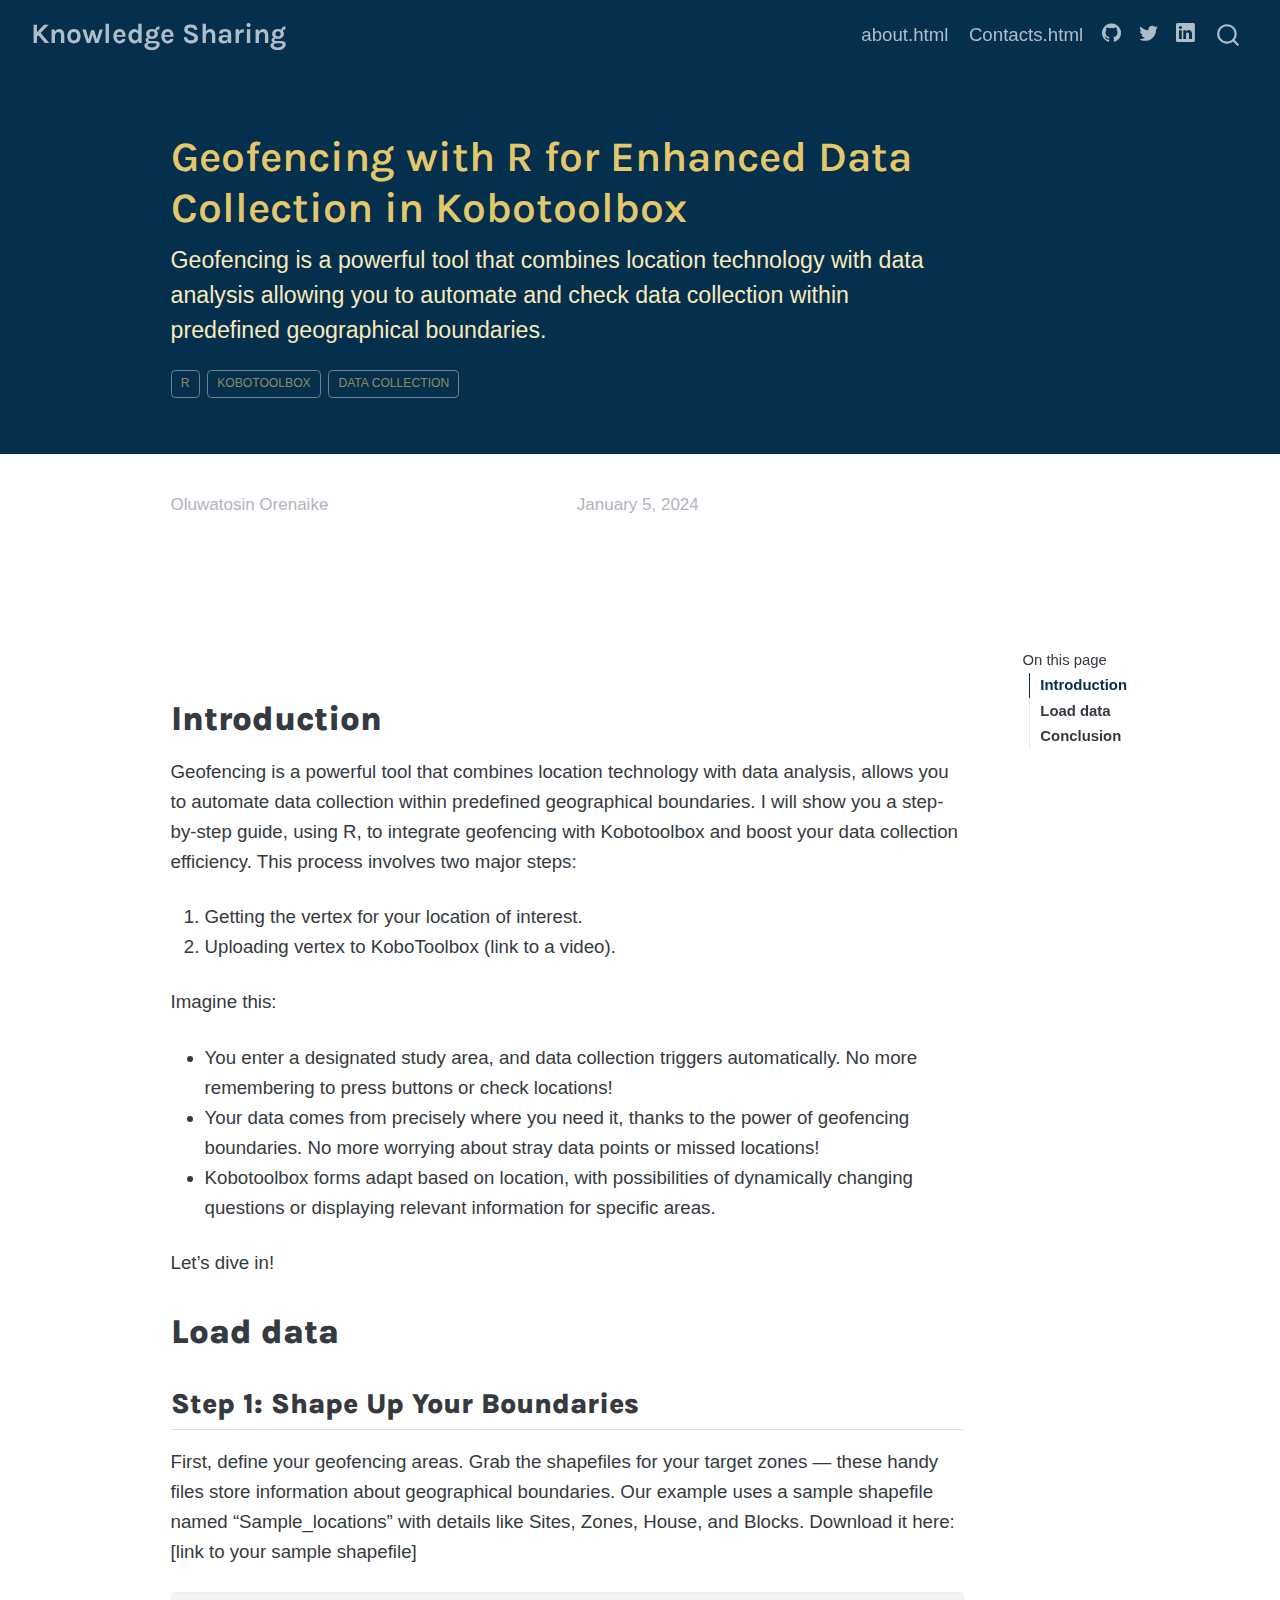
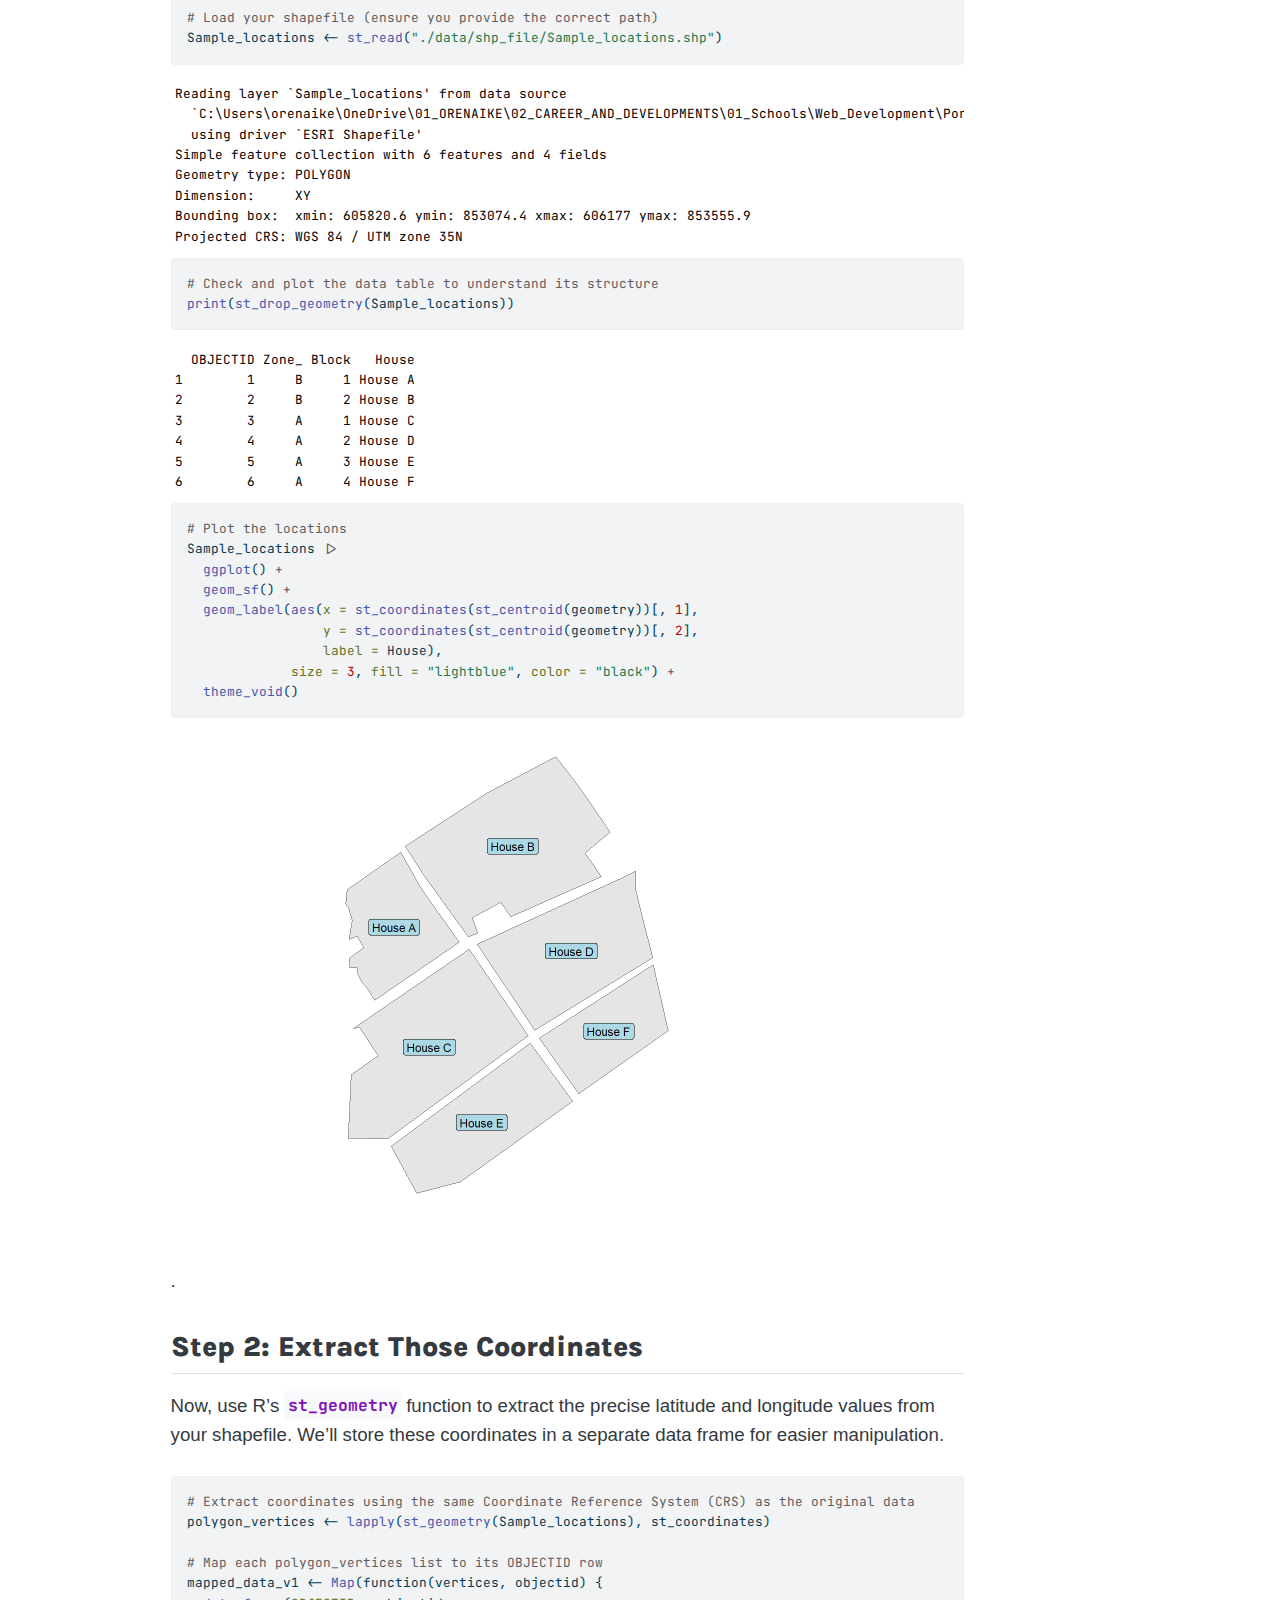
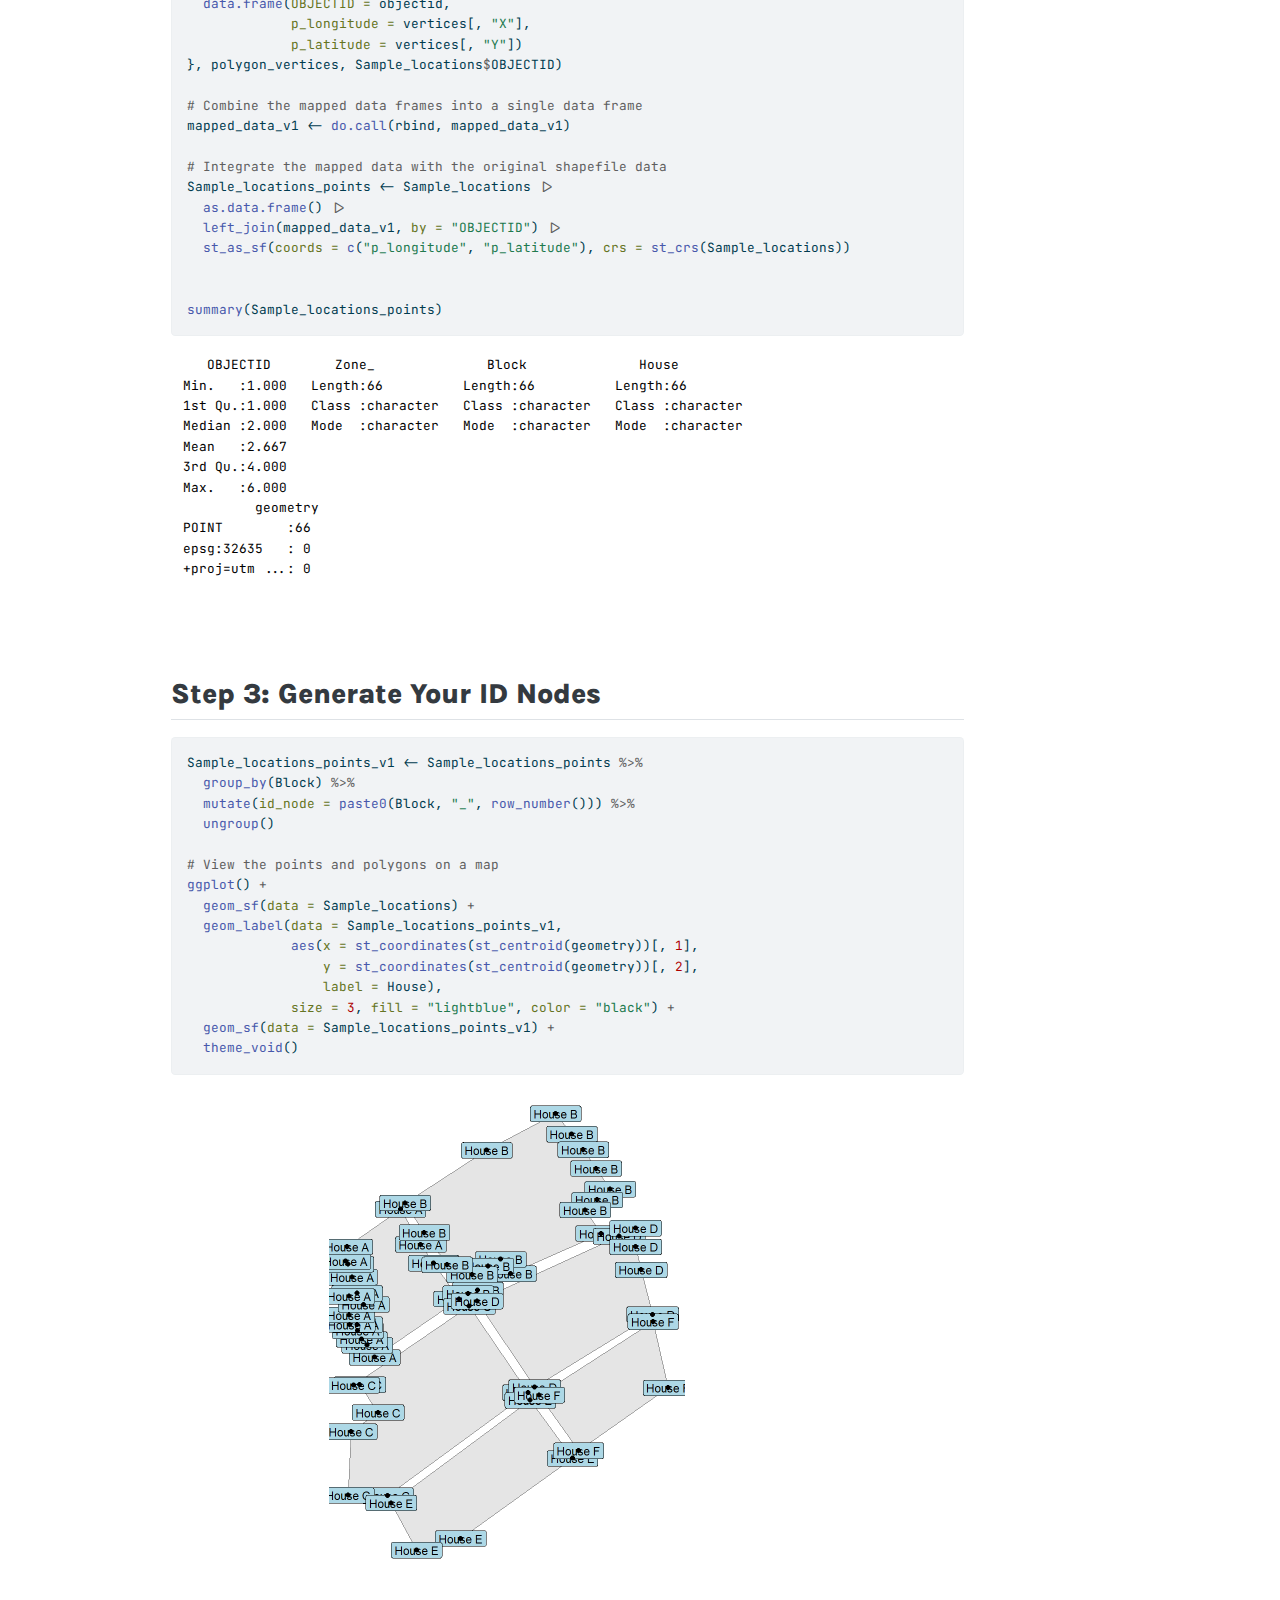
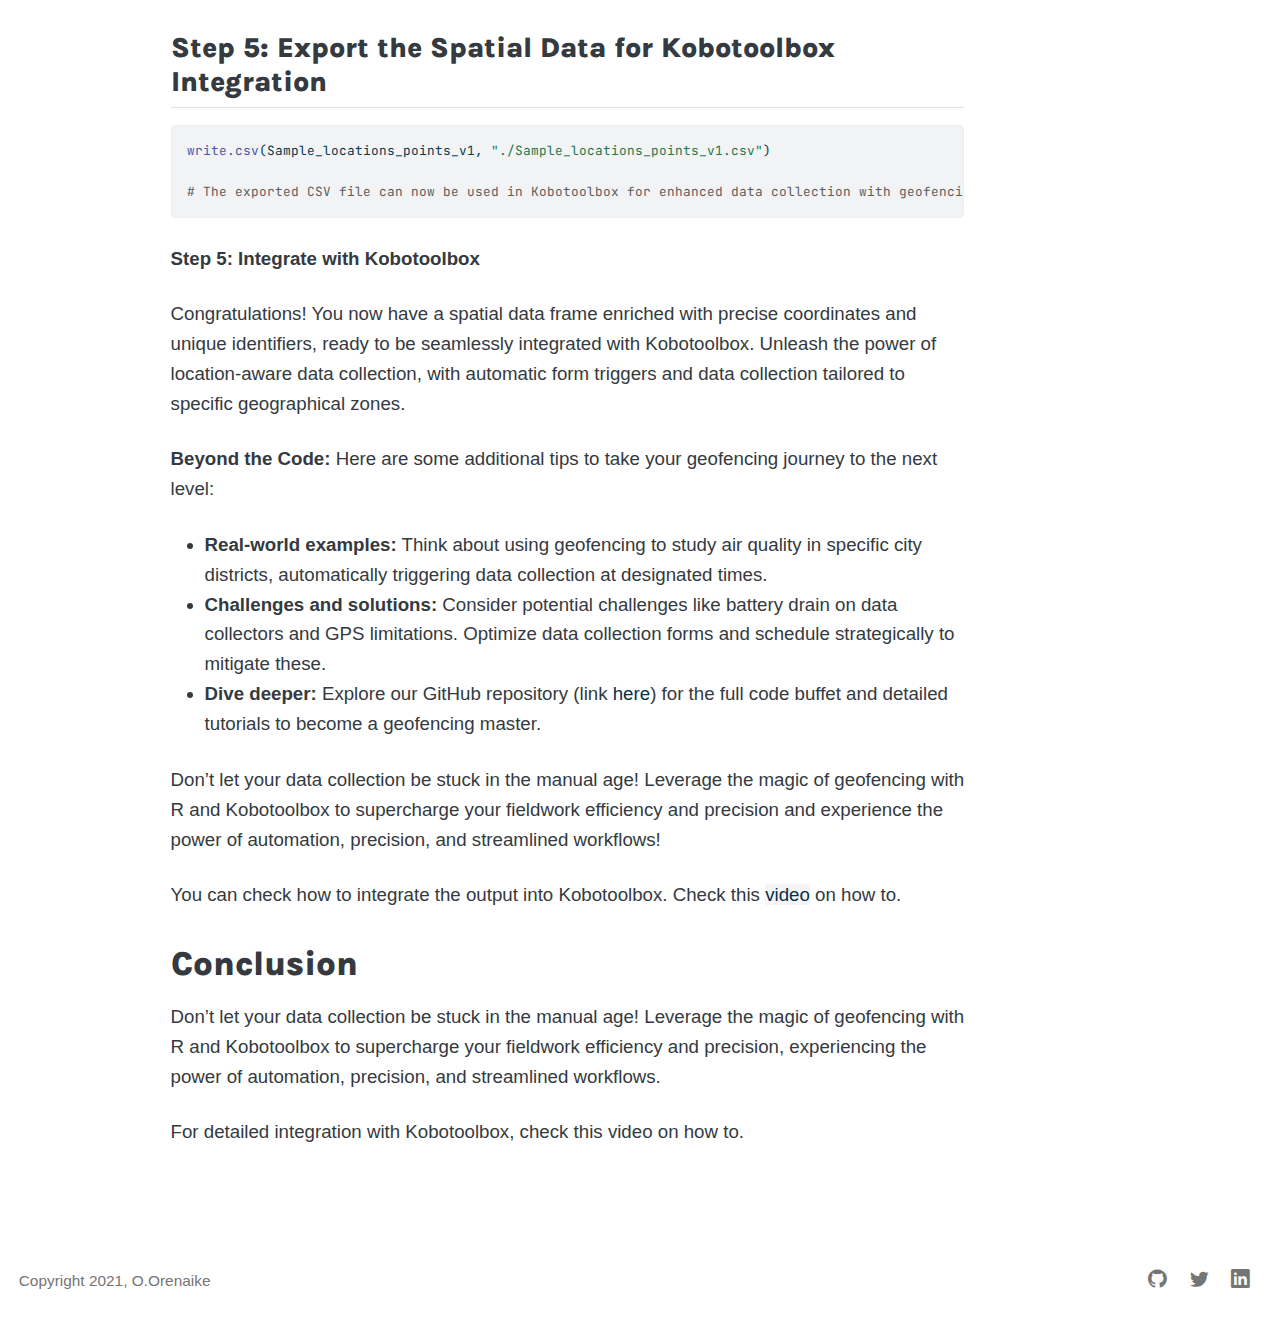
<file: docs/posts/geofencing/index.html>
<!DOCTYPE html>
<html xmlns="http://www.w3.org/1999/xhtml" lang="en" xml:lang="en"><head>

<meta charset="utf-8">
<meta name="generator" content="quarto-1.4.552">

<meta name="viewport" content="width=device-width, initial-scale=1.0, user-scalable=yes">

<meta name="author" content="Oluwatosin Orenaike">
<meta name="dcterms.date" content="2024-01-05">

<title>Knowledge Sharing - Geofencing with R for Enhanced Data Collection in Kobotoolbox</title>
<style>
code{white-space: pre-wrap;}
span.smallcaps{font-variant: small-caps;}
div.columns{display: flex; gap: min(4vw, 1.5em);}
div.column{flex: auto; overflow-x: auto;}
div.hanging-indent{margin-left: 1.5em; text-indent: -1.5em;}
ul.task-list{list-style: none;}
ul.task-list li input[type="checkbox"] {
  width: 0.8em;
  margin: 0 0.8em 0.2em -1em; /* quarto-specific, see https://github.com/quarto-dev/quarto-cli/issues/4556 */ 
  vertical-align: middle;
}
/* CSS for syntax highlighting */
pre > code.sourceCode { white-space: pre; position: relative; }
pre > code.sourceCode > span { line-height: 1.25; }
pre > code.sourceCode > span:empty { height: 1.2em; }
.sourceCode { overflow: visible; }
code.sourceCode > span { color: inherit; text-decoration: inherit; }
div.sourceCode { margin: 1em 0; }
pre.sourceCode { margin: 0; }
@media screen {
div.sourceCode { overflow: auto; }
}
@media print {
pre > code.sourceCode { white-space: pre-wrap; }
pre > code.sourceCode > span { text-indent: -5em; padding-left: 5em; }
}
pre.numberSource code
  { counter-reset: source-line 0; }
pre.numberSource code > span
  { position: relative; left: -4em; counter-increment: source-line; }
pre.numberSource code > span > a:first-child::before
  { content: counter(source-line);
    position: relative; left: -1em; text-align: right; vertical-align: baseline;
    border: none; display: inline-block;
    -webkit-touch-callout: none; -webkit-user-select: none;
    -khtml-user-select: none; -moz-user-select: none;
    -ms-user-select: none; user-select: none;
    padding: 0 4px; width: 4em;
  }
pre.numberSource { margin-left: 3em;  padding-left: 4px; }
div.sourceCode
  {   }
@media screen {
pre > code.sourceCode > span > a:first-child::before { text-decoration: underline; }
}
</style>


<script src="../../site_libs/quarto-nav/quarto-nav.js"></script>
<script src="../../site_libs/quarto-nav/headroom.min.js"></script>
<script src="../../site_libs/clipboard/clipboard.min.js"></script>
<script src="../../site_libs/quarto-search/autocomplete.umd.js"></script>
<script src="../../site_libs/quarto-search/fuse.min.js"></script>
<script src="../../site_libs/quarto-search/quarto-search.js"></script>
<meta name="quarto:offset" content="../../">
<script src="../../site_libs/quarto-html/quarto.js"></script>
<script src="../../site_libs/quarto-html/popper.min.js"></script>
<script src="../../site_libs/quarto-html/tippy.umd.min.js"></script>
<script src="../../site_libs/quarto-html/anchor.min.js"></script>
<link href="../../site_libs/quarto-html/tippy.css" rel="stylesheet">
<link href="../../site_libs/quarto-html/quarto-syntax-highlighting.css" rel="stylesheet" id="quarto-text-highlighting-styles">
<script src="../../site_libs/bootstrap/bootstrap.min.js"></script>
<link href="../../site_libs/bootstrap/bootstrap-icons.css" rel="stylesheet">
<link href="../../site_libs/bootstrap/bootstrap.min.css" rel="stylesheet" id="quarto-bootstrap" data-mode="light">
<script id="quarto-search-options" type="application/json">{
  "location": "navbar",
  "copy-button": false,
  "collapse-after": 3,
  "panel-placement": "end",
  "type": "overlay",
  "limit": 50,
  "keyboard-shortcut": [
    "f",
    "/",
    "s"
  ],
  "show-item-context": false,
  "language": {
    "search-no-results-text": "No results",
    "search-matching-documents-text": "matching documents",
    "search-copy-link-title": "Copy link to search",
    "search-hide-matches-text": "Hide additional matches",
    "search-more-match-text": "more match in this document",
    "search-more-matches-text": "more matches in this document",
    "search-clear-button-title": "Clear",
    "search-text-placeholder": "",
    "search-detached-cancel-button-title": "Cancel",
    "search-submit-button-title": "Submit",
    "search-label": "Search"
  }
}</script>


</head>

<body class="nav-fixed">

<div id="quarto-search-results"></div>
  <header id="quarto-header" class="headroom fixed-top quarto-banner">
    <nav class="navbar navbar-expand-lg " data-bs-theme="dark">
      <div class="navbar-container container-fluid">
      <div class="navbar-brand-container mx-auto">
    <a class="navbar-brand" href="../../index.html">
    <span class="navbar-title">Knowledge Sharing</span>
    </a>
  </div>
            <div id="quarto-search" class="" title="Search"></div>
          <button class="navbar-toggler" type="button" data-bs-toggle="collapse" data-bs-target="#navbarCollapse" aria-controls="navbarCollapse" aria-expanded="false" aria-label="Toggle navigation" onclick="if (window.quartoToggleHeadroom) { window.quartoToggleHeadroom(); }">
  <span class="navbar-toggler-icon"></span>
</button>
          <div class="collapse navbar-collapse" id="navbarCollapse">
            <ul class="navbar-nav navbar-nav-scroll ms-auto">
  <li class="nav-item">
    <a class="nav-link" href="../../about.html"> 
<span class="menu-text">about.html</span></a>
  </li>  
  <li class="nav-item">
    <a class="nav-link" href="../../Contacts.html"> 
<span class="menu-text">Contacts.html</span></a>
  </li>  
  <li class="nav-item compact">
    <a class="nav-link" href="https://github.com/Otomisin"> <i class="bi bi-github" role="img">
</i> 
<span class="menu-text"></span></a>
  </li>  
  <li class="nav-item compact">
    <a class="nav-link" href="https://twitter.com/orenaiket"> <i class="bi bi-twitter" role="img">
</i> 
<span class="menu-text"></span></a>
  </li>  
  <li class="nav-item compact">
    <a class="nav-link" href="https://www.linkedin.com/in/tosin-orenaike"> <i class="bi bi-linkedin" role="img">
</i> 
<span class="menu-text"></span></a>
  </li>  
</ul>
          </div> <!-- /navcollapse -->
          <div class="quarto-navbar-tools">
</div>
      </div> <!-- /container-fluid -->
    </nav>
</header>
<!-- content -->
<header id="title-block-header" class="quarto-title-block default page-columns page-full">
  <div class="quarto-title-banner page-columns page-full">
    <div class="quarto-title column-body">
      <h1 class="title">Geofencing with R for Enhanced Data Collection in Kobotoolbox</h1>
            <p class="subtitle lead">Geofencing is a powerful tool that combines location technology with data analysis allowing you to automate and check data collection within predefined geographical boundaries.</p>
                                <div class="quarto-categories">
                <div class="quarto-category">R</div>
                <div class="quarto-category">Kobotoolbox</div>
                <div class="quarto-category">Data Collection</div>
              </div>
                  </div>
  </div>
    
  
  <div class="quarto-title-meta">

      <div>
      <div class="quarto-title-meta-heading">Author</div>
      <div class="quarto-title-meta-contents">
               <p>Oluwatosin Orenaike </p>
            </div>
    </div>
      
      <div>
      <div class="quarto-title-meta-heading">Published</div>
      <div class="quarto-title-meta-contents">
        <p class="date">January 5, 2024</p>
      </div>
    </div>
    
      
    </div>
    
  
  </header><div id="quarto-content" class="quarto-container page-columns page-rows-contents page-layout-article page-navbar">
<!-- sidebar -->
<!-- margin-sidebar -->
    <div id="quarto-margin-sidebar" class="sidebar margin-sidebar">
        <nav id="TOC" role="doc-toc" class="toc-active">
    <h2 id="toc-title">On this page</h2>
   
  <ul>
  <li><a href="#introduction" id="toc-introduction" class="nav-link active" data-scroll-target="#introduction"><strong>Introduction</strong></a></li>
  <li><a href="#load-data" id="toc-load-data" class="nav-link" data-scroll-target="#load-data"><strong>Load data</strong></a>
  <ul class="collapse">
  <li><a href="#step-1-shape-up-your-boundaries" id="toc-step-1-shape-up-your-boundaries" class="nav-link" data-scroll-target="#step-1-shape-up-your-boundaries"><strong>Step 1: Shape Up Your Boundaries</strong></a></li>
  <li><a href="#step-2-extract-those-coordinates" id="toc-step-2-extract-those-coordinates" class="nav-link" data-scroll-target="#step-2-extract-those-coordinates"><strong>Step 2: Extract Those Coordinates</strong></a></li>
  <li><a href="#step-3-generate-your-id-nodes" id="toc-step-3-generate-your-id-nodes" class="nav-link" data-scroll-target="#step-3-generate-your-id-nodes"><strong>Step 3: Generate Your ID Nodes</strong></a></li>
  <li><a href="#step-5-export-the-spatial-data-for-kobotoolbox-integration" id="toc-step-5-export-the-spatial-data-for-kobotoolbox-integration" class="nav-link" data-scroll-target="#step-5-export-the-spatial-data-for-kobotoolbox-integration"><strong>Step 5: Export the Spatial Data for Kobotoolbox Integration</strong></a></li>
  </ul></li>
  <li><a href="#conclusion" id="toc-conclusion" class="nav-link" data-scroll-target="#conclusion"><strong>Conclusion</strong></a></li>
  </ul>
</nav>
    </div>
<!-- main -->
<main class="content quarto-banner-title-block" id="quarto-document-content">





<section id="introduction" class="level1">
<h1><strong>Introduction</strong></h1>
<p>Geofencing is a powerful tool that combines location technology with data analysis, allows you to automate data collection within predefined geographical boundaries. I will show you a step-by-step guide, using R, to integrate geofencing with Kobotoolbox and boost your data collection efficiency. This process involves two major steps:</p>
<ol type="1">
<li>Getting the vertex for your location of interest.</li>
<li>Uploading vertex to KoboToolbox (link to a video).</li>
</ol>
<p>Imagine this:</p>
<ul>
<li>You enter a designated study area, and data collection triggers automatically. No more remembering to press buttons or check locations!</li>
<li>Your data comes from precisely where you need it, thanks to the power of geofencing boundaries. No more worrying about stray data points or missed locations!</li>
<li>Kobotoolbox forms adapt based on location, with possibilities of dynamically changing questions or displaying relevant information for specific areas.</li>
</ul>
<p>Let’s dive in!</p>
</section>
<section id="load-data" class="level1">
<h1><strong>Load data</strong></h1>
<section id="step-1-shape-up-your-boundaries" class="level2">
<h2 class="anchored" data-anchor-id="step-1-shape-up-your-boundaries"><strong>Step 1: Shape Up Your Boundaries</strong></h2>
<p>First, define your geofencing areas. Grab the shapefiles for your target zones — these handy files store information about geographical boundaries. Our example uses a sample shapefile named “Sample_locations” with details like Sites, Zones, House, and Blocks. Download it here: [link to your sample shapefile]</p>
<div class="cell">
<div class="sourceCode cell-code" id="cb1"><pre class="sourceCode r code-with-copy"><code class="sourceCode r"><span id="cb1-1"><a href="#cb1-1" aria-hidden="true" tabindex="-1"></a><span class="co"># Load your shapefile (ensure you provide the correct path)</span></span>
<span id="cb1-2"><a href="#cb1-2" aria-hidden="true" tabindex="-1"></a>Sample_locations <span class="ot">&lt;-</span> <span class="fu">st_read</span>(<span class="st">"./data/shp_file/Sample_locations.shp"</span>)</span></code><button title="Copy to Clipboard" class="code-copy-button"><i class="bi"></i></button></pre></div>
<div class="cell-output cell-output-stdout">
<pre><code>Reading layer `Sample_locations' from data source 
  `C:\Users\orenaike\OneDrive\01_ORENAIKE\02_CAREER_AND_DEVELOPMENTS\01_Schools\Web_Development\Portfolio\otomisin.github.io\posts\geofencing\data\shp_file\Sample_locations.shp' 
  using driver `ESRI Shapefile'
Simple feature collection with 6 features and 4 fields
Geometry type: POLYGON
Dimension:     XY
Bounding box:  xmin: 605820.6 ymin: 853074.4 xmax: 606177 ymax: 853555.9
Projected CRS: WGS 84 / UTM zone 35N</code></pre>
</div>
<div class="sourceCode cell-code" id="cb3"><pre class="sourceCode r code-with-copy"><code class="sourceCode r"><span id="cb3-1"><a href="#cb3-1" aria-hidden="true" tabindex="-1"></a><span class="co"># Check and plot the data table to understand its structure</span></span>
<span id="cb3-2"><a href="#cb3-2" aria-hidden="true" tabindex="-1"></a><span class="fu">print</span>(<span class="fu">st_drop_geometry</span>(Sample_locations))</span></code><button title="Copy to Clipboard" class="code-copy-button"><i class="bi"></i></button></pre></div>
<div class="cell-output cell-output-stdout">
<pre><code>  OBJECTID Zone_ Block   House
1        1     B     1 House A
2        2     B     2 House B
3        3     A     1 House C
4        4     A     2 House D
5        5     A     3 House E
6        6     A     4 House F</code></pre>
</div>
<div class="sourceCode cell-code" id="cb5"><pre class="sourceCode r code-with-copy"><code class="sourceCode r"><span id="cb5-1"><a href="#cb5-1" aria-hidden="true" tabindex="-1"></a><span class="co"># Plot the locations</span></span>
<span id="cb5-2"><a href="#cb5-2" aria-hidden="true" tabindex="-1"></a>Sample_locations <span class="sc">|&gt;</span></span>
<span id="cb5-3"><a href="#cb5-3" aria-hidden="true" tabindex="-1"></a>  <span class="fu">ggplot</span>() <span class="sc">+</span></span>
<span id="cb5-4"><a href="#cb5-4" aria-hidden="true" tabindex="-1"></a>  <span class="fu">geom_sf</span>() <span class="sc">+</span></span>
<span id="cb5-5"><a href="#cb5-5" aria-hidden="true" tabindex="-1"></a>  <span class="fu">geom_label</span>(<span class="fu">aes</span>(<span class="at">x =</span> <span class="fu">st_coordinates</span>(<span class="fu">st_centroid</span>(geometry))[, <span class="dv">1</span>], </span>
<span id="cb5-6"><a href="#cb5-6" aria-hidden="true" tabindex="-1"></a>                 <span class="at">y =</span> <span class="fu">st_coordinates</span>(<span class="fu">st_centroid</span>(geometry))[, <span class="dv">2</span>], </span>
<span id="cb5-7"><a href="#cb5-7" aria-hidden="true" tabindex="-1"></a>                 <span class="at">label =</span> House), </span>
<span id="cb5-8"><a href="#cb5-8" aria-hidden="true" tabindex="-1"></a>             <span class="at">size =</span> <span class="dv">3</span>, <span class="at">fill =</span> <span class="st">"lightblue"</span>, <span class="at">color =</span> <span class="st">"black"</span>) <span class="sc">+</span></span>
<span id="cb5-9"><a href="#cb5-9" aria-hidden="true" tabindex="-1"></a>  <span class="fu">theme_void</span>()</span></code><button title="Copy to Clipboard" class="code-copy-button"><i class="bi"></i></button></pre></div>
<div class="cell-output-display">
<div>
<figure class="figure">
<p><img src="index_files/figure-html/unnamed-chunk-1-1.png" class="img-fluid figure-img" width="672"></p>
</figure>
</div>
</div>
</div>
<p>.</p>
</section>
<section id="step-2-extract-those-coordinates" class="level2">
<h2 class="anchored" data-anchor-id="step-2-extract-those-coordinates"><strong>Step 2: Extract Those Coordinates</strong></h2>
<p>Now, use R’s <strong><code>st_geometry</code></strong> function to extract the precise latitude and longitude values from your shapefile. We’ll store these coordinates in a separate data frame for easier manipulation.</p>
<div class="cell">
<div class="sourceCode cell-code" id="cb6"><pre class="sourceCode r code-with-copy"><code class="sourceCode r"><span id="cb6-1"><a href="#cb6-1" aria-hidden="true" tabindex="-1"></a><span class="co"># Extract coordinates using the same Coordinate Reference System (CRS) as the original data</span></span>
<span id="cb6-2"><a href="#cb6-2" aria-hidden="true" tabindex="-1"></a>polygon_vertices <span class="ot">&lt;-</span> <span class="fu">lapply</span>(<span class="fu">st_geometry</span>(Sample_locations), st_coordinates)</span>
<span id="cb6-3"><a href="#cb6-3" aria-hidden="true" tabindex="-1"></a></span>
<span id="cb6-4"><a href="#cb6-4" aria-hidden="true" tabindex="-1"></a><span class="co"># Map each polygon_vertices list to its OBJECTID row</span></span>
<span id="cb6-5"><a href="#cb6-5" aria-hidden="true" tabindex="-1"></a>mapped_data_v1 <span class="ot">&lt;-</span> <span class="fu">Map</span>(<span class="cf">function</span>(vertices, objectid) {</span>
<span id="cb6-6"><a href="#cb6-6" aria-hidden="true" tabindex="-1"></a>  <span class="fu">data.frame</span>(<span class="at">OBJECTID =</span> objectid,</span>
<span id="cb6-7"><a href="#cb6-7" aria-hidden="true" tabindex="-1"></a>             <span class="at">p_longitude =</span> vertices[, <span class="st">"X"</span>],</span>
<span id="cb6-8"><a href="#cb6-8" aria-hidden="true" tabindex="-1"></a>             <span class="at">p_latitude =</span> vertices[, <span class="st">"Y"</span>])</span>
<span id="cb6-9"><a href="#cb6-9" aria-hidden="true" tabindex="-1"></a>}, polygon_vertices, Sample_locations<span class="sc">$</span>OBJECTID)</span>
<span id="cb6-10"><a href="#cb6-10" aria-hidden="true" tabindex="-1"></a></span>
<span id="cb6-11"><a href="#cb6-11" aria-hidden="true" tabindex="-1"></a><span class="co"># Combine the mapped data frames into a single data frame</span></span>
<span id="cb6-12"><a href="#cb6-12" aria-hidden="true" tabindex="-1"></a>mapped_data_v1 <span class="ot">&lt;-</span> <span class="fu">do.call</span>(rbind, mapped_data_v1)</span>
<span id="cb6-13"><a href="#cb6-13" aria-hidden="true" tabindex="-1"></a></span>
<span id="cb6-14"><a href="#cb6-14" aria-hidden="true" tabindex="-1"></a><span class="co"># Integrate the mapped data with the original shapefile data</span></span>
<span id="cb6-15"><a href="#cb6-15" aria-hidden="true" tabindex="-1"></a>Sample_locations_points <span class="ot">&lt;-</span> Sample_locations <span class="sc">|&gt;</span></span>
<span id="cb6-16"><a href="#cb6-16" aria-hidden="true" tabindex="-1"></a>  <span class="fu">as.data.frame</span>() <span class="sc">|&gt;</span></span>
<span id="cb6-17"><a href="#cb6-17" aria-hidden="true" tabindex="-1"></a>  <span class="fu">left_join</span>(mapped_data_v1, <span class="at">by =</span> <span class="st">"OBJECTID"</span>) <span class="sc">|&gt;</span></span>
<span id="cb6-18"><a href="#cb6-18" aria-hidden="true" tabindex="-1"></a>  <span class="fu">st_as_sf</span>(<span class="at">coords =</span> <span class="fu">c</span>(<span class="st">"p_longitude"</span>, <span class="st">"p_latitude"</span>), <span class="at">crs =</span> <span class="fu">st_crs</span>(Sample_locations))</span>
<span id="cb6-19"><a href="#cb6-19" aria-hidden="true" tabindex="-1"></a></span>
<span id="cb6-20"><a href="#cb6-20" aria-hidden="true" tabindex="-1"></a></span>
<span id="cb6-21"><a href="#cb6-21" aria-hidden="true" tabindex="-1"></a><span class="fu">summary</span>(Sample_locations_points)</span></code><button title="Copy to Clipboard" class="code-copy-button"><i class="bi"></i></button></pre></div>
<div class="cell-output cell-output-stdout">
<pre><code>    OBJECTID        Zone_              Block              House          
 Min.   :1.000   Length:66          Length:66          Length:66         
 1st Qu.:1.000   Class :character   Class :character   Class :character  
 Median :2.000   Mode  :character   Mode  :character   Mode  :character  
 Mean   :2.667                                                           
 3rd Qu.:4.000                                                           
 Max.   :6.000                                                           
          geometry 
 POINT        :66  
 epsg:32635   : 0  
 +proj=utm ...: 0  
                   
                   
                   </code></pre>
</div>
</div>
</section>
<section id="step-3-generate-your-id-nodes" class="level2">
<h2 class="anchored" data-anchor-id="step-3-generate-your-id-nodes"><strong>Step 3: Generate Your ID Nodes</strong></h2>
<div class="cell">
<div class="sourceCode cell-code" id="cb8"><pre class="sourceCode r code-with-copy"><code class="sourceCode r"><span id="cb8-1"><a href="#cb8-1" aria-hidden="true" tabindex="-1"></a>Sample_locations_points_v1 <span class="ot">&lt;-</span> Sample_locations_points <span class="sc">%&gt;%</span></span>
<span id="cb8-2"><a href="#cb8-2" aria-hidden="true" tabindex="-1"></a>  <span class="fu">group_by</span>(Block) <span class="sc">%&gt;%</span></span>
<span id="cb8-3"><a href="#cb8-3" aria-hidden="true" tabindex="-1"></a>  <span class="fu">mutate</span>(<span class="at">id_node =</span> <span class="fu">paste0</span>(Block, <span class="st">"_"</span>, <span class="fu">row_number</span>())) <span class="sc">%&gt;%</span></span>
<span id="cb8-4"><a href="#cb8-4" aria-hidden="true" tabindex="-1"></a>  <span class="fu">ungroup</span>()</span>
<span id="cb8-5"><a href="#cb8-5" aria-hidden="true" tabindex="-1"></a></span>
<span id="cb8-6"><a href="#cb8-6" aria-hidden="true" tabindex="-1"></a><span class="co"># View the points and polygons on a map</span></span>
<span id="cb8-7"><a href="#cb8-7" aria-hidden="true" tabindex="-1"></a><span class="fu">ggplot</span>() <span class="sc">+</span></span>
<span id="cb8-8"><a href="#cb8-8" aria-hidden="true" tabindex="-1"></a>  <span class="fu">geom_sf</span>(<span class="at">data =</span> Sample_locations) <span class="sc">+</span></span>
<span id="cb8-9"><a href="#cb8-9" aria-hidden="true" tabindex="-1"></a>  <span class="fu">geom_label</span>(<span class="at">data =</span> Sample_locations_points_v1,</span>
<span id="cb8-10"><a href="#cb8-10" aria-hidden="true" tabindex="-1"></a>             <span class="fu">aes</span>(<span class="at">x =</span> <span class="fu">st_coordinates</span>(<span class="fu">st_centroid</span>(geometry))[, <span class="dv">1</span>],</span>
<span id="cb8-11"><a href="#cb8-11" aria-hidden="true" tabindex="-1"></a>                 <span class="at">y =</span> <span class="fu">st_coordinates</span>(<span class="fu">st_centroid</span>(geometry))[, <span class="dv">2</span>],</span>
<span id="cb8-12"><a href="#cb8-12" aria-hidden="true" tabindex="-1"></a>                 <span class="at">label =</span> House),</span>
<span id="cb8-13"><a href="#cb8-13" aria-hidden="true" tabindex="-1"></a>             <span class="at">size =</span> <span class="dv">3</span>, <span class="at">fill =</span> <span class="st">"lightblue"</span>, <span class="at">color =</span> <span class="st">"black"</span>) <span class="sc">+</span></span>
<span id="cb8-14"><a href="#cb8-14" aria-hidden="true" tabindex="-1"></a>  <span class="fu">geom_sf</span>(<span class="at">data =</span> Sample_locations_points_v1) <span class="sc">+</span></span>
<span id="cb8-15"><a href="#cb8-15" aria-hidden="true" tabindex="-1"></a>  <span class="fu">theme_void</span>()</span></code><button title="Copy to Clipboard" class="code-copy-button"><i class="bi"></i></button></pre></div>
<div class="cell-output-display">
<div>
<figure class="figure">
<p><img src="index_files/figure-html/unnamed-chunk-3-1.png" class="img-fluid figure-img" width="672"></p>
</figure>
</div>
</div>
</div>
</section>
<section id="step-5-export-the-spatial-data-for-kobotoolbox-integration" class="level2">
<h2 class="anchored" data-anchor-id="step-5-export-the-spatial-data-for-kobotoolbox-integration"><strong>Step 5: Export the Spatial Data for Kobotoolbox Integration</strong></h2>
<div class="cell">
<div class="sourceCode cell-code" id="cb9"><pre class="sourceCode r code-with-copy"><code class="sourceCode r"><span id="cb9-1"><a href="#cb9-1" aria-hidden="true" tabindex="-1"></a><span class="fu">write.csv</span>(Sample_locations_points_v1, <span class="st">"./Sample_locations_points_v1.csv"</span>)</span>
<span id="cb9-2"><a href="#cb9-2" aria-hidden="true" tabindex="-1"></a></span>
<span id="cb9-3"><a href="#cb9-3" aria-hidden="true" tabindex="-1"></a><span class="co"># The exported CSV file can now be used in Kobotoolbox for enhanced data collection with geofencing</span></span></code><button title="Copy to Clipboard" class="code-copy-button"><i class="bi"></i></button></pre></div>
</div>
<p><strong>Step 5: Integrate with Kobotoolbox</strong></p>
<p>Congratulations! You now have a spatial data frame enriched with precise coordinates and unique identifiers, ready to be seamlessly integrated with Kobotoolbox. Unleash the power of location-aware data collection, with automatic form triggers and data collection tailored to specific geographical zones.</p>
<p><strong>Beyond the Code:</strong> Here are some additional tips to take your geofencing journey to the next level:</p>
<ul>
<li><strong>Real-world examples:</strong> Think about using geofencing to study air quality in specific city districts, automatically triggering data collection at designated times.</li>
<li><strong>Challenges and solutions:</strong> Consider potential challenges like battery drain on data collectors and GPS limitations. Optimize data collection forms and schedule strategically to mitigate these.</li>
<li><strong>Dive deeper:</strong> Explore our GitHub repository (link <a href="https://github.com/Otomisin/OPPWeek/blob/main/Geofencing/README.md">here</a>) for the full code buffet and detailed tutorials to become a geofencing master.</li>
</ul>
<p>Don’t let your data collection be stuck in the manual age! Leverage the magic of geofencing with R and Kobotoolbox to supercharge your fieldwork efficiency and precision and experience the power of automation, precision, and streamlined workflows!</p>
<p>You can check how to integrate the output into Kobotoolbox. Check this <a href="https://www.youtube.com/watch?v=yg26PLctcEQ">video</a> on how to.</p>
</section>
</section>
<section id="conclusion" class="level1">
<h1><strong>Conclusion</strong></h1>
<p>Don’t let your data collection be stuck in the manual age! Leverage the magic of geofencing with R and Kobotoolbox to supercharge your fieldwork efficiency and precision, experiencing the power of automation, precision, and streamlined workflows.</p>
<p>For detailed integration with Kobotoolbox, check this video on how to.</p>


</section>

</main> <!-- /main -->
<script id="quarto-html-after-body" type="application/javascript">
window.document.addEventListener("DOMContentLoaded", function (event) {
  const toggleBodyColorMode = (bsSheetEl) => {
    const mode = bsSheetEl.getAttribute("data-mode");
    const bodyEl = window.document.querySelector("body");
    if (mode === "dark") {
      bodyEl.classList.add("quarto-dark");
      bodyEl.classList.remove("quarto-light");
    } else {
      bodyEl.classList.add("quarto-light");
      bodyEl.classList.remove("quarto-dark");
    }
  }
  const toggleBodyColorPrimary = () => {
    const bsSheetEl = window.document.querySelector("link#quarto-bootstrap");
    if (bsSheetEl) {
      toggleBodyColorMode(bsSheetEl);
    }
  }
  toggleBodyColorPrimary();  
  const icon = "";
  const anchorJS = new window.AnchorJS();
  anchorJS.options = {
    placement: 'right',
    icon: icon
  };
  anchorJS.add('.anchored');
  const isCodeAnnotation = (el) => {
    for (const clz of el.classList) {
      if (clz.startsWith('code-annotation-')) {                     
        return true;
      }
    }
    return false;
  }
  const clipboard = new window.ClipboardJS('.code-copy-button', {
    text: function(trigger) {
      const codeEl = trigger.previousElementSibling.cloneNode(true);
      for (const childEl of codeEl.children) {
        if (isCodeAnnotation(childEl)) {
          childEl.remove();
        }
      }
      return codeEl.innerText;
    }
  });
  clipboard.on('success', function(e) {
    // button target
    const button = e.trigger;
    // don't keep focus
    button.blur();
    // flash "checked"
    button.classList.add('code-copy-button-checked');
    var currentTitle = button.getAttribute("title");
    button.setAttribute("title", "Copied!");
    let tooltip;
    if (window.bootstrap) {
      button.setAttribute("data-bs-toggle", "tooltip");
      button.setAttribute("data-bs-placement", "left");
      button.setAttribute("data-bs-title", "Copied!");
      tooltip = new bootstrap.Tooltip(button, 
        { trigger: "manual", 
          customClass: "code-copy-button-tooltip",
          offset: [0, -8]});
      tooltip.show();    
    }
    setTimeout(function() {
      if (tooltip) {
        tooltip.hide();
        button.removeAttribute("data-bs-title");
        button.removeAttribute("data-bs-toggle");
        button.removeAttribute("data-bs-placement");
      }
      button.setAttribute("title", currentTitle);
      button.classList.remove('code-copy-button-checked');
    }, 1000);
    // clear code selection
    e.clearSelection();
  });
    var localhostRegex = new RegExp(/^(?:http|https):\/\/localhost\:?[0-9]*\//);
    var mailtoRegex = new RegExp(/^mailto:/);
      var filterRegex = new RegExp("https:\/\/oredesigns\.blog");
    var isInternal = (href) => {
        return filterRegex.test(href) || localhostRegex.test(href) || mailtoRegex.test(href);
    }
    // Inspect non-navigation links and adorn them if external
 	var links = window.document.querySelectorAll('a[href]:not(.nav-link):not(.navbar-brand):not(.toc-action):not(.sidebar-link):not(.sidebar-item-toggle):not(.pagination-link):not(.no-external):not([aria-hidden]):not(.dropdown-item):not(.quarto-navigation-tool)');
    for (var i=0; i<links.length; i++) {
      const link = links[i];
      if (!isInternal(link.href)) {
        // undo the damage that might have been done by quarto-nav.js in the case of
        // links that we want to consider external
        if (link.dataset.originalHref !== undefined) {
          link.href = link.dataset.originalHref;
        }
      }
    }
  function tippyHover(el, contentFn, onTriggerFn, onUntriggerFn) {
    const config = {
      allowHTML: true,
      maxWidth: 500,
      delay: 100,
      arrow: false,
      appendTo: function(el) {
          return el.parentElement;
      },
      interactive: true,
      interactiveBorder: 10,
      theme: 'quarto',
      placement: 'bottom-start',
    };
    if (contentFn) {
      config.content = contentFn;
    }
    if (onTriggerFn) {
      config.onTrigger = onTriggerFn;
    }
    if (onUntriggerFn) {
      config.onUntrigger = onUntriggerFn;
    }
    window.tippy(el, config); 
  }
  const noterefs = window.document.querySelectorAll('a[role="doc-noteref"]');
  for (var i=0; i<noterefs.length; i++) {
    const ref = noterefs[i];
    tippyHover(ref, function() {
      // use id or data attribute instead here
      let href = ref.getAttribute('data-footnote-href') || ref.getAttribute('href');
      try { href = new URL(href).hash; } catch {}
      const id = href.replace(/^#\/?/, "");
      const note = window.document.getElementById(id);
      if (note) {
        return note.innerHTML;
      } else {
        return "";
      }
    });
  }
  const xrefs = window.document.querySelectorAll('a.quarto-xref');
  const processXRef = (id, note) => {
    // Strip column container classes
    const stripColumnClz = (el) => {
      el.classList.remove("page-full", "page-columns");
      if (el.children) {
        for (const child of el.children) {
          stripColumnClz(child);
        }
      }
    }
    stripColumnClz(note)
    if (id === null || id.startsWith('sec-')) {
      // Special case sections, only their first couple elements
      const container = document.createElement("div");
      if (note.children && note.children.length > 2) {
        container.appendChild(note.children[0].cloneNode(true));
        for (let i = 1; i < note.children.length; i++) {
          const child = note.children[i];
          if (child.tagName === "P" && child.innerText === "") {
            continue;
          } else {
            container.appendChild(child.cloneNode(true));
            break;
          }
        }
        if (window.Quarto?.typesetMath) {
          window.Quarto.typesetMath(container);
        }
        return container.innerHTML
      } else {
        if (window.Quarto?.typesetMath) {
          window.Quarto.typesetMath(note);
        }
        return note.innerHTML;
      }
    } else {
      // Remove any anchor links if they are present
      const anchorLink = note.querySelector('a.anchorjs-link');
      if (anchorLink) {
        anchorLink.remove();
      }
      if (window.Quarto?.typesetMath) {
        window.Quarto.typesetMath(note);
      }
      // TODO in 1.5, we should make sure this works without a callout special case
      if (note.classList.contains("callout")) {
        return note.outerHTML;
      } else {
        return note.innerHTML;
      }
    }
  }
  for (var i=0; i<xrefs.length; i++) {
    const xref = xrefs[i];
    tippyHover(xref, undefined, function(instance) {
      instance.disable();
      let url = xref.getAttribute('href');
      let hash = undefined; 
      if (url.startsWith('#')) {
        hash = url;
      } else {
        try { hash = new URL(url).hash; } catch {}
      }
      if (hash) {
        const id = hash.replace(/^#\/?/, "");
        const note = window.document.getElementById(id);
        if (note !== null) {
          try {
            const html = processXRef(id, note.cloneNode(true));
            instance.setContent(html);
          } finally {
            instance.enable();
            instance.show();
          }
        } else {
          // See if we can fetch this
          fetch(url.split('#')[0])
          .then(res => res.text())
          .then(html => {
            const parser = new DOMParser();
            const htmlDoc = parser.parseFromString(html, "text/html");
            const note = htmlDoc.getElementById(id);
            if (note !== null) {
              const html = processXRef(id, note);
              instance.setContent(html);
            } 
          }).finally(() => {
            instance.enable();
            instance.show();
          });
        }
      } else {
        // See if we can fetch a full url (with no hash to target)
        // This is a special case and we should probably do some content thinning / targeting
        fetch(url)
        .then(res => res.text())
        .then(html => {
          const parser = new DOMParser();
          const htmlDoc = parser.parseFromString(html, "text/html");
          const note = htmlDoc.querySelector('main.content');
          if (note !== null) {
            // This should only happen for chapter cross references
            // (since there is no id in the URL)
            // remove the first header
            if (note.children.length > 0 && note.children[0].tagName === "HEADER") {
              note.children[0].remove();
            }
            const html = processXRef(null, note);
            instance.setContent(html);
          } 
        }).finally(() => {
          instance.enable();
          instance.show();
        });
      }
    }, function(instance) {
    });
  }
      let selectedAnnoteEl;
      const selectorForAnnotation = ( cell, annotation) => {
        let cellAttr = 'data-code-cell="' + cell + '"';
        let lineAttr = 'data-code-annotation="' +  annotation + '"';
        const selector = 'span[' + cellAttr + '][' + lineAttr + ']';
        return selector;
      }
      const selectCodeLines = (annoteEl) => {
        const doc = window.document;
        const targetCell = annoteEl.getAttribute("data-target-cell");
        const targetAnnotation = annoteEl.getAttribute("data-target-annotation");
        const annoteSpan = window.document.querySelector(selectorForAnnotation(targetCell, targetAnnotation));
        const lines = annoteSpan.getAttribute("data-code-lines").split(",");
        const lineIds = lines.map((line) => {
          return targetCell + "-" + line;
        })
        let top = null;
        let height = null;
        let parent = null;
        if (lineIds.length > 0) {
            //compute the position of the single el (top and bottom and make a div)
            const el = window.document.getElementById(lineIds[0]);
            top = el.offsetTop;
            height = el.offsetHeight;
            parent = el.parentElement.parentElement;
          if (lineIds.length > 1) {
            const lastEl = window.document.getElementById(lineIds[lineIds.length - 1]);
            const bottom = lastEl.offsetTop + lastEl.offsetHeight;
            height = bottom - top;
          }
          if (top !== null && height !== null && parent !== null) {
            // cook up a div (if necessary) and position it 
            let div = window.document.getElementById("code-annotation-line-highlight");
            if (div === null) {
              div = window.document.createElement("div");
              div.setAttribute("id", "code-annotation-line-highlight");
              div.style.position = 'absolute';
              parent.appendChild(div);
            }
            div.style.top = top - 2 + "px";
            div.style.height = height + 4 + "px";
            div.style.left = 0;
            let gutterDiv = window.document.getElementById("code-annotation-line-highlight-gutter");
            if (gutterDiv === null) {
              gutterDiv = window.document.createElement("div");
              gutterDiv.setAttribute("id", "code-annotation-line-highlight-gutter");
              gutterDiv.style.position = 'absolute';
              const codeCell = window.document.getElementById(targetCell);
              const gutter = codeCell.querySelector('.code-annotation-gutter');
              gutter.appendChild(gutterDiv);
            }
            gutterDiv.style.top = top - 2 + "px";
            gutterDiv.style.height = height + 4 + "px";
          }
          selectedAnnoteEl = annoteEl;
        }
      };
      const unselectCodeLines = () => {
        const elementsIds = ["code-annotation-line-highlight", "code-annotation-line-highlight-gutter"];
        elementsIds.forEach((elId) => {
          const div = window.document.getElementById(elId);
          if (div) {
            div.remove();
          }
        });
        selectedAnnoteEl = undefined;
      };
        // Handle positioning of the toggle
    window.addEventListener(
      "resize",
      throttle(() => {
        elRect = undefined;
        if (selectedAnnoteEl) {
          selectCodeLines(selectedAnnoteEl);
        }
      }, 10)
    );
    function throttle(fn, ms) {
    let throttle = false;
    let timer;
      return (...args) => {
        if(!throttle) { // first call gets through
            fn.apply(this, args);
            throttle = true;
        } else { // all the others get throttled
            if(timer) clearTimeout(timer); // cancel #2
            timer = setTimeout(() => {
              fn.apply(this, args);
              timer = throttle = false;
            }, ms);
        }
      };
    }
      // Attach click handler to the DT
      const annoteDls = window.document.querySelectorAll('dt[data-target-cell]');
      for (const annoteDlNode of annoteDls) {
        annoteDlNode.addEventListener('click', (event) => {
          const clickedEl = event.target;
          if (clickedEl !== selectedAnnoteEl) {
            unselectCodeLines();
            const activeEl = window.document.querySelector('dt[data-target-cell].code-annotation-active');
            if (activeEl) {
              activeEl.classList.remove('code-annotation-active');
            }
            selectCodeLines(clickedEl);
            clickedEl.classList.add('code-annotation-active');
          } else {
            // Unselect the line
            unselectCodeLines();
            clickedEl.classList.remove('code-annotation-active');
          }
        });
      }
  const findCites = (el) => {
    const parentEl = el.parentElement;
    if (parentEl) {
      const cites = parentEl.dataset.cites;
      if (cites) {
        return {
          el,
          cites: cites.split(' ')
        };
      } else {
        return findCites(el.parentElement)
      }
    } else {
      return undefined;
    }
  };
  var bibliorefs = window.document.querySelectorAll('a[role="doc-biblioref"]');
  for (var i=0; i<bibliorefs.length; i++) {
    const ref = bibliorefs[i];
    const citeInfo = findCites(ref);
    if (citeInfo) {
      tippyHover(citeInfo.el, function() {
        var popup = window.document.createElement('div');
        citeInfo.cites.forEach(function(cite) {
          var citeDiv = window.document.createElement('div');
          citeDiv.classList.add('hanging-indent');
          citeDiv.classList.add('csl-entry');
          var biblioDiv = window.document.getElementById('ref-' + cite);
          if (biblioDiv) {
            citeDiv.innerHTML = biblioDiv.innerHTML;
          }
          popup.appendChild(citeDiv);
        });
        return popup.innerHTML;
      });
    }
  }
});
</script>
</div> <!-- /content -->
<footer class="footer">
  <div class="nav-footer">
    <div class="nav-footer-left">
<p>Copyright 2021, O.Orenaike</p>
</div>   
    <div class="nav-footer-center">
      &nbsp;
    </div>
    <div class="nav-footer-right">
      <ul class="footer-items list-unstyled">
    <li class="nav-item compact">
    <a class="nav-link" href="https://github.com/Otomisin">
      <i class="bi bi-github" role="img">
</i> 
    </a>
  </li>  
    <li class="nav-item compact">
    <a class="nav-link" href="https://twitter.com/orenaiket">
      <i class="bi bi-twitter" role="img">
</i> 
    </a>
  </li>  
    <li class="nav-item compact">
    <a class="nav-link" href="https://www.linkedin.com/in/tosin-orenaike">
      <i class="bi bi-linkedin" role="img">
</i> 
    </a>
  </li>  
</ul>
    </div>
  </div>
</footer>




</body></html>
</file>
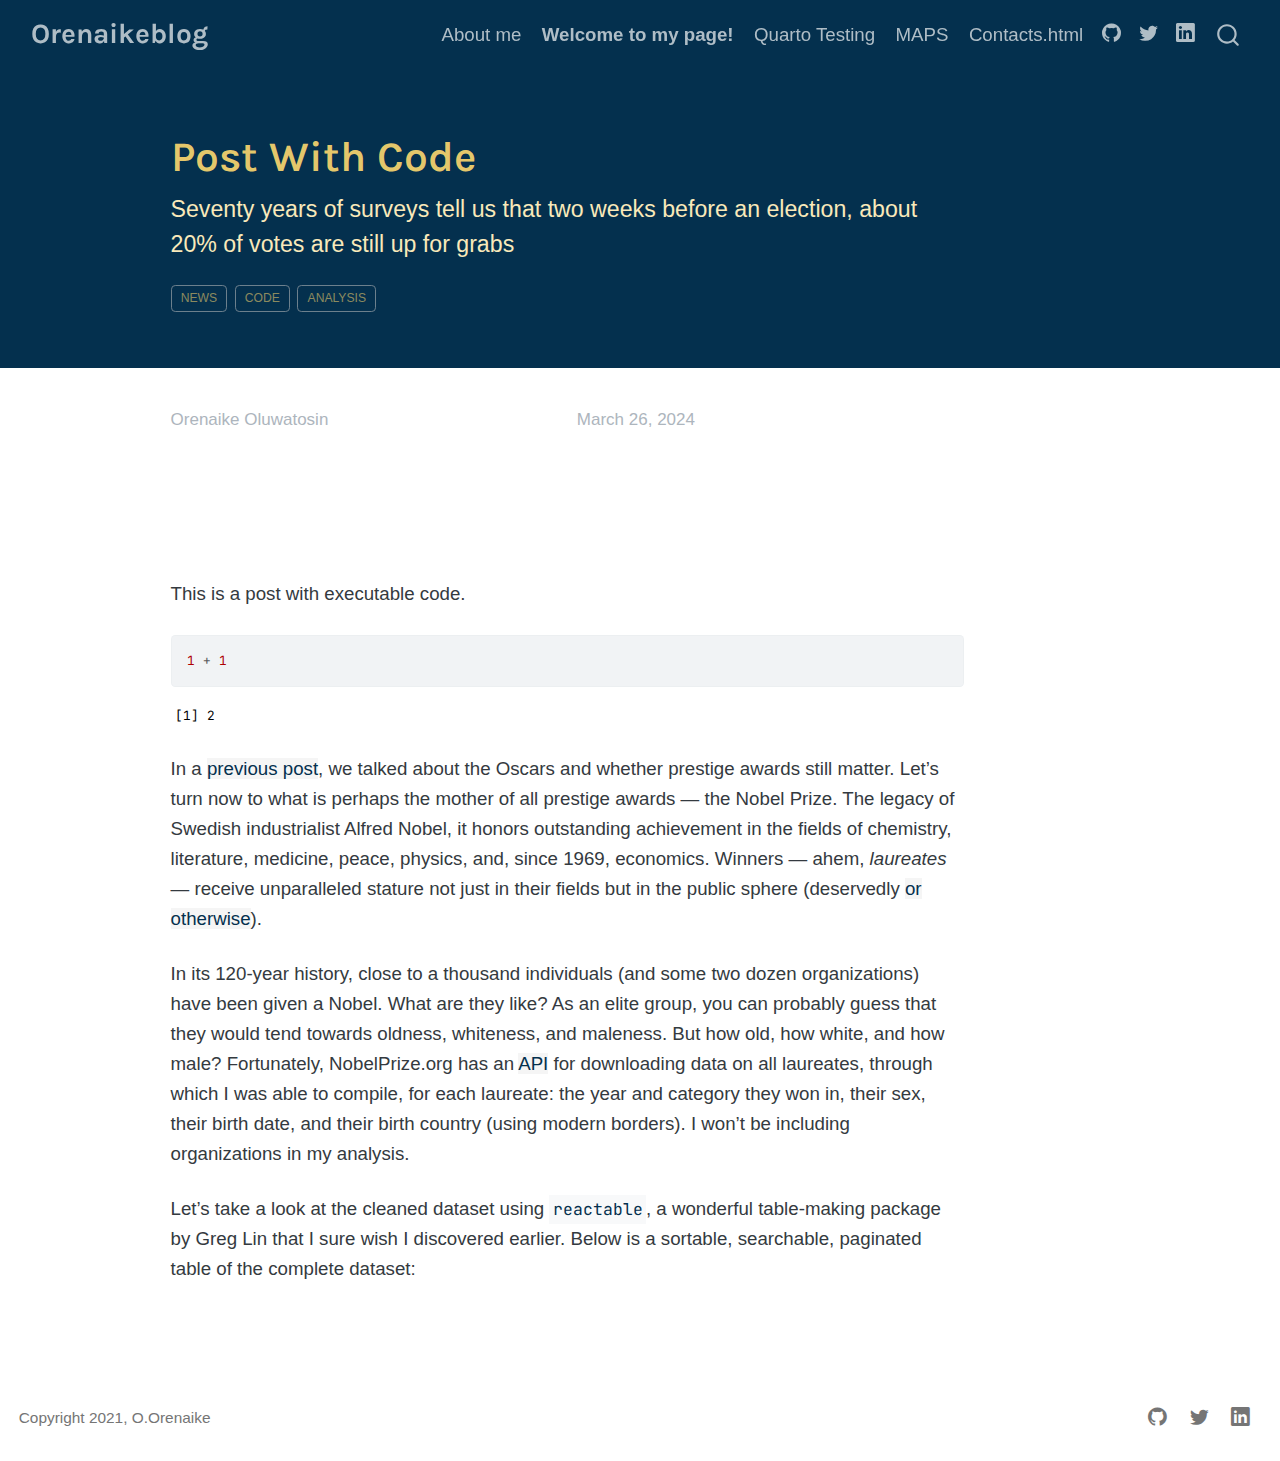
<file: docs/posts/New_post/index.html>
<!DOCTYPE html>
<html xmlns="http://www.w3.org/1999/xhtml" lang="en" xml:lang="en"><head>

<meta charset="utf-8">
<meta name="generator" content="quarto-1.4.552">

<meta name="viewport" content="width=device-width, initial-scale=1.0, user-scalable=yes">

<meta name="author" content="Orenaike Oluwatosin">
<meta name="dcterms.date" content="2024-03-26">

<title>Orenaikeblog - Post With Code</title>
<style>
code{white-space: pre-wrap;}
span.smallcaps{font-variant: small-caps;}
div.columns{display: flex; gap: min(4vw, 1.5em);}
div.column{flex: auto; overflow-x: auto;}
div.hanging-indent{margin-left: 1.5em; text-indent: -1.5em;}
ul.task-list{list-style: none;}
ul.task-list li input[type="checkbox"] {
  width: 0.8em;
  margin: 0 0.8em 0.2em -1em; /* quarto-specific, see https://github.com/quarto-dev/quarto-cli/issues/4556 */ 
  vertical-align: middle;
}
/* CSS for syntax highlighting */
pre > code.sourceCode { white-space: pre; position: relative; }
pre > code.sourceCode > span { line-height: 1.25; }
pre > code.sourceCode > span:empty { height: 1.2em; }
.sourceCode { overflow: visible; }
code.sourceCode > span { color: inherit; text-decoration: inherit; }
div.sourceCode { margin: 1em 0; }
pre.sourceCode { margin: 0; }
@media screen {
div.sourceCode { overflow: auto; }
}
@media print {
pre > code.sourceCode { white-space: pre-wrap; }
pre > code.sourceCode > span { text-indent: -5em; padding-left: 5em; }
}
pre.numberSource code
  { counter-reset: source-line 0; }
pre.numberSource code > span
  { position: relative; left: -4em; counter-increment: source-line; }
pre.numberSource code > span > a:first-child::before
  { content: counter(source-line);
    position: relative; left: -1em; text-align: right; vertical-align: baseline;
    border: none; display: inline-block;
    -webkit-touch-callout: none; -webkit-user-select: none;
    -khtml-user-select: none; -moz-user-select: none;
    -ms-user-select: none; user-select: none;
    padding: 0 4px; width: 4em;
  }
pre.numberSource { margin-left: 3em;  padding-left: 4px; }
div.sourceCode
  {   }
@media screen {
pre > code.sourceCode > span > a:first-child::before { text-decoration: underline; }
}
</style>


<script src="../../site_libs/quarto-nav/quarto-nav.js"></script>
<script src="../../site_libs/quarto-nav/headroom.min.js"></script>
<script src="../../site_libs/clipboard/clipboard.min.js"></script>
<script src="../../site_libs/quarto-search/autocomplete.umd.js"></script>
<script src="../../site_libs/quarto-search/fuse.min.js"></script>
<script src="../../site_libs/quarto-search/quarto-search.js"></script>
<meta name="quarto:offset" content="../../">
<script src="../../site_libs/quarto-html/quarto.js"></script>
<script src="../../site_libs/quarto-html/popper.min.js"></script>
<script src="../../site_libs/quarto-html/tippy.umd.min.js"></script>
<script src="../../site_libs/quarto-html/anchor.min.js"></script>
<link href="../../site_libs/quarto-html/tippy.css" rel="stylesheet">
<link href="../../site_libs/quarto-html/quarto-syntax-highlighting.css" rel="stylesheet" id="quarto-text-highlighting-styles">
<script src="../../site_libs/bootstrap/bootstrap.min.js"></script>
<link href="../../site_libs/bootstrap/bootstrap-icons.css" rel="stylesheet">
<link href="../../site_libs/bootstrap/bootstrap.min.css" rel="stylesheet" id="quarto-bootstrap" data-mode="light">
<script id="quarto-search-options" type="application/json">{
  "location": "navbar",
  "copy-button": false,
  "collapse-after": 3,
  "panel-placement": "end",
  "type": "overlay",
  "limit": 50,
  "keyboard-shortcut": [
    "f",
    "/",
    "s"
  ],
  "show-item-context": false,
  "language": {
    "search-no-results-text": "No results",
    "search-matching-documents-text": "matching documents",
    "search-copy-link-title": "Copy link to search",
    "search-hide-matches-text": "Hide additional matches",
    "search-more-match-text": "more match in this document",
    "search-more-matches-text": "more matches in this document",
    "search-clear-button-title": "Clear",
    "search-text-placeholder": "",
    "search-detached-cancel-button-title": "Cancel",
    "search-submit-button-title": "Submit",
    "search-label": "Search"
  }
}</script>


</head>

<body class="nav-fixed">

<div id="quarto-search-results"></div>
  <header id="quarto-header" class="headroom fixed-top quarto-banner">
    <nav class="navbar navbar-expand-lg " data-bs-theme="dark">
      <div class="navbar-container container-fluid">
      <div class="navbar-brand-container mx-auto">
    <a class="navbar-brand" href="../../index.html">
    <span class="navbar-title">Orenaikeblog</span>
    </a>
  </div>
            <div id="quarto-search" class="" title="Search"></div>
          <button class="navbar-toggler" type="button" data-bs-toggle="collapse" data-bs-target="#navbarCollapse" aria-controls="navbarCollapse" aria-expanded="false" aria-label="Toggle navigation" onclick="if (window.quartoToggleHeadroom) { window.quartoToggleHeadroom(); }">
  <span class="navbar-toggler-icon"></span>
</button>
          <div class="collapse navbar-collapse" id="navbarCollapse">
            <ul class="navbar-nav navbar-nav-scroll ms-auto">
  <li class="nav-item">
    <a class="nav-link" href="../../about.html"> 
<span class="menu-text">About me</span></a>
  </li>  
  <li class="nav-item">
    <a class="nav-link" href="../../portfolio.html"> 
<span class="menu-text"><strong>Welcome to my page!</strong></span></a>
  </li>  
  <li class="nav-item">
    <a class="nav-link" href="../../talks.html"> 
<span class="menu-text">Quarto Testing</span></a>
  </li>  
  <li class="nav-item">
    <a class="nav-link" href="../../Maps.html"> 
<span class="menu-text">MAPS</span></a>
  </li>  
  <li class="nav-item">
    <a class="nav-link" href="../../Contacts.html"> 
<span class="menu-text">Contacts.html</span></a>
  </li>  
  <li class="nav-item compact">
    <a class="nav-link" href="https://github.com/Otomisin"> <i class="bi bi-github" role="img">
</i> 
<span class="menu-text"></span></a>
  </li>  
  <li class="nav-item compact">
    <a class="nav-link" href="https://twitter.com/orenaiket"> <i class="bi bi-twitter" role="img">
</i> 
<span class="menu-text"></span></a>
  </li>  
  <li class="nav-item compact">
    <a class="nav-link" href="https://www.linkedin.com/in/tosin-orenaike"> <i class="bi bi-linkedin" role="img">
</i> 
<span class="menu-text"></span></a>
  </li>  
</ul>
          </div> <!-- /navcollapse -->
          <div class="quarto-navbar-tools">
</div>
      </div> <!-- /container-fluid -->
    </nav>
</header>
<!-- content -->
<header id="title-block-header" class="quarto-title-block default page-columns page-full">
  <div class="quarto-title-banner page-columns page-full">
    <div class="quarto-title column-body">
      <h1 class="title">Post With Code</h1>
            <p class="subtitle lead">Seventy years of surveys tell us that two weeks before an election, about 20% of votes are still up for grabs</p>
                                <div class="quarto-categories">
                <div class="quarto-category">news</div>
                <div class="quarto-category">code</div>
                <div class="quarto-category">analysis</div>
              </div>
                  </div>
  </div>
    
  
  <div class="quarto-title-meta">

      <div>
      <div class="quarto-title-meta-heading">Author</div>
      <div class="quarto-title-meta-contents">
               <p>Orenaike Oluwatosin </p>
            </div>
    </div>
      
      <div>
      <div class="quarto-title-meta-heading">Published</div>
      <div class="quarto-title-meta-contents">
        <p class="date">March 26, 2024</p>
      </div>
    </div>
    
      
    </div>
    
  
  </header><div id="quarto-content" class="quarto-container page-columns page-rows-contents page-layout-article page-navbar">
<!-- sidebar -->
<!-- margin-sidebar -->
    <div id="quarto-margin-sidebar" class="sidebar margin-sidebar">
        
    </div>
<!-- main -->
<main class="content quarto-banner-title-block" id="quarto-document-content">





<p>This is a post with executable code.</p>
<div class="cell">
<div class="sourceCode cell-code" id="cb1"><pre class="sourceCode r code-with-copy"><code class="sourceCode r"><span id="cb1-1"><a href="#cb1-1" aria-hidden="true" tabindex="-1"></a><span class="dv">1</span> <span class="sc">+</span> <span class="dv">1</span></span></code><button title="Copy to Clipboard" class="code-copy-button"><i class="bi"></i></button></pre></div>
<div class="cell-output cell-output-stdout">
<pre><code>[1] 2</code></pre>
</div>
</div>
<p>In a <a href="https://twopoints.blog/posts/2023-01-26-oscars/">previous post</a>, we talked about the Oscars and whether prestige awards still matter. Let’s turn now to what is perhaps the mother of all prestige awards — the Nobel Prize. The legacy of Swedish industrialist Alfred Nobel, it honors outstanding achievement in the fields of chemistry, literature, medicine, peace, physics, and, since 1969, economics. Winners — ahem, <em>laureates</em> — receive unparalleled stature not just in their fields but in the public sphere (deservedly <a href="https://en.wikipedia.org/wiki/Nobel_disease">or otherwise</a>).</p>
<p>In its 120-year history, close to a thousand individuals (and some two dozen organizations) have been given a Nobel. What are they like? As an elite group, you can probably guess that they would tend towards oldness, whiteness, and maleness. But how old, how white, and how male? Fortunately, NobelPrize.org has an <a href="https://www.nobelprize.org/about/developer-zone-2/">API</a> for downloading data on all laureates, through which I was able to compile, for each laureate: the year and category they won in, their sex, their birth date, and their birth country (using modern borders). I won’t be including organizations in my analysis.</p>
<p>Let’s take a look at the cleaned dataset using <a href="https://glin.github.io/reactable/"><code>reactable</code></a>, a wonderful table-making package by Greg Lin that I sure wish I discovered earlier. Below is a sortable, searchable, paginated table of the complete dataset:</p>



</main> <!-- /main -->
<script id="quarto-html-after-body" type="application/javascript">
window.document.addEventListener("DOMContentLoaded", function (event) {
  const toggleBodyColorMode = (bsSheetEl) => {
    const mode = bsSheetEl.getAttribute("data-mode");
    const bodyEl = window.document.querySelector("body");
    if (mode === "dark") {
      bodyEl.classList.add("quarto-dark");
      bodyEl.classList.remove("quarto-light");
    } else {
      bodyEl.classList.add("quarto-light");
      bodyEl.classList.remove("quarto-dark");
    }
  }
  const toggleBodyColorPrimary = () => {
    const bsSheetEl = window.document.querySelector("link#quarto-bootstrap");
    if (bsSheetEl) {
      toggleBodyColorMode(bsSheetEl);
    }
  }
  toggleBodyColorPrimary();  
  const icon = "";
  const anchorJS = new window.AnchorJS();
  anchorJS.options = {
    placement: 'right',
    icon: icon
  };
  anchorJS.add('.anchored');
  const isCodeAnnotation = (el) => {
    for (const clz of el.classList) {
      if (clz.startsWith('code-annotation-')) {                     
        return true;
      }
    }
    return false;
  }
  const clipboard = new window.ClipboardJS('.code-copy-button', {
    text: function(trigger) {
      const codeEl = trigger.previousElementSibling.cloneNode(true);
      for (const childEl of codeEl.children) {
        if (isCodeAnnotation(childEl)) {
          childEl.remove();
        }
      }
      return codeEl.innerText;
    }
  });
  clipboard.on('success', function(e) {
    // button target
    const button = e.trigger;
    // don't keep focus
    button.blur();
    // flash "checked"
    button.classList.add('code-copy-button-checked');
    var currentTitle = button.getAttribute("title");
    button.setAttribute("title", "Copied!");
    let tooltip;
    if (window.bootstrap) {
      button.setAttribute("data-bs-toggle", "tooltip");
      button.setAttribute("data-bs-placement", "left");
      button.setAttribute("data-bs-title", "Copied!");
      tooltip = new bootstrap.Tooltip(button, 
        { trigger: "manual", 
          customClass: "code-copy-button-tooltip",
          offset: [0, -8]});
      tooltip.show();    
    }
    setTimeout(function() {
      if (tooltip) {
        tooltip.hide();
        button.removeAttribute("data-bs-title");
        button.removeAttribute("data-bs-toggle");
        button.removeAttribute("data-bs-placement");
      }
      button.setAttribute("title", currentTitle);
      button.classList.remove('code-copy-button-checked');
    }, 1000);
    // clear code selection
    e.clearSelection();
  });
    var localhostRegex = new RegExp(/^(?:http|https):\/\/localhost\:?[0-9]*\//);
    var mailtoRegex = new RegExp(/^mailto:/);
      var filterRegex = new RegExp("https:\/\/oredesigns\.blog");
    var isInternal = (href) => {
        return filterRegex.test(href) || localhostRegex.test(href) || mailtoRegex.test(href);
    }
    // Inspect non-navigation links and adorn them if external
 	var links = window.document.querySelectorAll('a[href]:not(.nav-link):not(.navbar-brand):not(.toc-action):not(.sidebar-link):not(.sidebar-item-toggle):not(.pagination-link):not(.no-external):not([aria-hidden]):not(.dropdown-item):not(.quarto-navigation-tool)');
    for (var i=0; i<links.length; i++) {
      const link = links[i];
      if (!isInternal(link.href)) {
        // undo the damage that might have been done by quarto-nav.js in the case of
        // links that we want to consider external
        if (link.dataset.originalHref !== undefined) {
          link.href = link.dataset.originalHref;
        }
      }
    }
  function tippyHover(el, contentFn, onTriggerFn, onUntriggerFn) {
    const config = {
      allowHTML: true,
      maxWidth: 500,
      delay: 100,
      arrow: false,
      appendTo: function(el) {
          return el.parentElement;
      },
      interactive: true,
      interactiveBorder: 10,
      theme: 'quarto',
      placement: 'bottom-start',
    };
    if (contentFn) {
      config.content = contentFn;
    }
    if (onTriggerFn) {
      config.onTrigger = onTriggerFn;
    }
    if (onUntriggerFn) {
      config.onUntrigger = onUntriggerFn;
    }
    window.tippy(el, config); 
  }
  const noterefs = window.document.querySelectorAll('a[role="doc-noteref"]');
  for (var i=0; i<noterefs.length; i++) {
    const ref = noterefs[i];
    tippyHover(ref, function() {
      // use id or data attribute instead here
      let href = ref.getAttribute('data-footnote-href') || ref.getAttribute('href');
      try { href = new URL(href).hash; } catch {}
      const id = href.replace(/^#\/?/, "");
      const note = window.document.getElementById(id);
      if (note) {
        return note.innerHTML;
      } else {
        return "";
      }
    });
  }
  const xrefs = window.document.querySelectorAll('a.quarto-xref');
  const processXRef = (id, note) => {
    // Strip column container classes
    const stripColumnClz = (el) => {
      el.classList.remove("page-full", "page-columns");
      if (el.children) {
        for (const child of el.children) {
          stripColumnClz(child);
        }
      }
    }
    stripColumnClz(note)
    if (id === null || id.startsWith('sec-')) {
      // Special case sections, only their first couple elements
      const container = document.createElement("div");
      if (note.children && note.children.length > 2) {
        container.appendChild(note.children[0].cloneNode(true));
        for (let i = 1; i < note.children.length; i++) {
          const child = note.children[i];
          if (child.tagName === "P" && child.innerText === "") {
            continue;
          } else {
            container.appendChild(child.cloneNode(true));
            break;
          }
        }
        if (window.Quarto?.typesetMath) {
          window.Quarto.typesetMath(container);
        }
        return container.innerHTML
      } else {
        if (window.Quarto?.typesetMath) {
          window.Quarto.typesetMath(note);
        }
        return note.innerHTML;
      }
    } else {
      // Remove any anchor links if they are present
      const anchorLink = note.querySelector('a.anchorjs-link');
      if (anchorLink) {
        anchorLink.remove();
      }
      if (window.Quarto?.typesetMath) {
        window.Quarto.typesetMath(note);
      }
      // TODO in 1.5, we should make sure this works without a callout special case
      if (note.classList.contains("callout")) {
        return note.outerHTML;
      } else {
        return note.innerHTML;
      }
    }
  }
  for (var i=0; i<xrefs.length; i++) {
    const xref = xrefs[i];
    tippyHover(xref, undefined, function(instance) {
      instance.disable();
      let url = xref.getAttribute('href');
      let hash = undefined; 
      if (url.startsWith('#')) {
        hash = url;
      } else {
        try { hash = new URL(url).hash; } catch {}
      }
      if (hash) {
        const id = hash.replace(/^#\/?/, "");
        const note = window.document.getElementById(id);
        if (note !== null) {
          try {
            const html = processXRef(id, note.cloneNode(true));
            instance.setContent(html);
          } finally {
            instance.enable();
            instance.show();
          }
        } else {
          // See if we can fetch this
          fetch(url.split('#')[0])
          .then(res => res.text())
          .then(html => {
            const parser = new DOMParser();
            const htmlDoc = parser.parseFromString(html, "text/html");
            const note = htmlDoc.getElementById(id);
            if (note !== null) {
              const html = processXRef(id, note);
              instance.setContent(html);
            } 
          }).finally(() => {
            instance.enable();
            instance.show();
          });
        }
      } else {
        // See if we can fetch a full url (with no hash to target)
        // This is a special case and we should probably do some content thinning / targeting
        fetch(url)
        .then(res => res.text())
        .then(html => {
          const parser = new DOMParser();
          const htmlDoc = parser.parseFromString(html, "text/html");
          const note = htmlDoc.querySelector('main.content');
          if (note !== null) {
            // This should only happen for chapter cross references
            // (since there is no id in the URL)
            // remove the first header
            if (note.children.length > 0 && note.children[0].tagName === "HEADER") {
              note.children[0].remove();
            }
            const html = processXRef(null, note);
            instance.setContent(html);
          } 
        }).finally(() => {
          instance.enable();
          instance.show();
        });
      }
    }, function(instance) {
    });
  }
      let selectedAnnoteEl;
      const selectorForAnnotation = ( cell, annotation) => {
        let cellAttr = 'data-code-cell="' + cell + '"';
        let lineAttr = 'data-code-annotation="' +  annotation + '"';
        const selector = 'span[' + cellAttr + '][' + lineAttr + ']';
        return selector;
      }
      const selectCodeLines = (annoteEl) => {
        const doc = window.document;
        const targetCell = annoteEl.getAttribute("data-target-cell");
        const targetAnnotation = annoteEl.getAttribute("data-target-annotation");
        const annoteSpan = window.document.querySelector(selectorForAnnotation(targetCell, targetAnnotation));
        const lines = annoteSpan.getAttribute("data-code-lines").split(",");
        const lineIds = lines.map((line) => {
          return targetCell + "-" + line;
        })
        let top = null;
        let height = null;
        let parent = null;
        if (lineIds.length > 0) {
            //compute the position of the single el (top and bottom and make a div)
            const el = window.document.getElementById(lineIds[0]);
            top = el.offsetTop;
            height = el.offsetHeight;
            parent = el.parentElement.parentElement;
          if (lineIds.length > 1) {
            const lastEl = window.document.getElementById(lineIds[lineIds.length - 1]);
            const bottom = lastEl.offsetTop + lastEl.offsetHeight;
            height = bottom - top;
          }
          if (top !== null && height !== null && parent !== null) {
            // cook up a div (if necessary) and position it 
            let div = window.document.getElementById("code-annotation-line-highlight");
            if (div === null) {
              div = window.document.createElement("div");
              div.setAttribute("id", "code-annotation-line-highlight");
              div.style.position = 'absolute';
              parent.appendChild(div);
            }
            div.style.top = top - 2 + "px";
            div.style.height = height + 4 + "px";
            div.style.left = 0;
            let gutterDiv = window.document.getElementById("code-annotation-line-highlight-gutter");
            if (gutterDiv === null) {
              gutterDiv = window.document.createElement("div");
              gutterDiv.setAttribute("id", "code-annotation-line-highlight-gutter");
              gutterDiv.style.position = 'absolute';
              const codeCell = window.document.getElementById(targetCell);
              const gutter = codeCell.querySelector('.code-annotation-gutter');
              gutter.appendChild(gutterDiv);
            }
            gutterDiv.style.top = top - 2 + "px";
            gutterDiv.style.height = height + 4 + "px";
          }
          selectedAnnoteEl = annoteEl;
        }
      };
      const unselectCodeLines = () => {
        const elementsIds = ["code-annotation-line-highlight", "code-annotation-line-highlight-gutter"];
        elementsIds.forEach((elId) => {
          const div = window.document.getElementById(elId);
          if (div) {
            div.remove();
          }
        });
        selectedAnnoteEl = undefined;
      };
        // Handle positioning of the toggle
    window.addEventListener(
      "resize",
      throttle(() => {
        elRect = undefined;
        if (selectedAnnoteEl) {
          selectCodeLines(selectedAnnoteEl);
        }
      }, 10)
    );
    function throttle(fn, ms) {
    let throttle = false;
    let timer;
      return (...args) => {
        if(!throttle) { // first call gets through
            fn.apply(this, args);
            throttle = true;
        } else { // all the others get throttled
            if(timer) clearTimeout(timer); // cancel #2
            timer = setTimeout(() => {
              fn.apply(this, args);
              timer = throttle = false;
            }, ms);
        }
      };
    }
      // Attach click handler to the DT
      const annoteDls = window.document.querySelectorAll('dt[data-target-cell]');
      for (const annoteDlNode of annoteDls) {
        annoteDlNode.addEventListener('click', (event) => {
          const clickedEl = event.target;
          if (clickedEl !== selectedAnnoteEl) {
            unselectCodeLines();
            const activeEl = window.document.querySelector('dt[data-target-cell].code-annotation-active');
            if (activeEl) {
              activeEl.classList.remove('code-annotation-active');
            }
            selectCodeLines(clickedEl);
            clickedEl.classList.add('code-annotation-active');
          } else {
            // Unselect the line
            unselectCodeLines();
            clickedEl.classList.remove('code-annotation-active');
          }
        });
      }
  const findCites = (el) => {
    const parentEl = el.parentElement;
    if (parentEl) {
      const cites = parentEl.dataset.cites;
      if (cites) {
        return {
          el,
          cites: cites.split(' ')
        };
      } else {
        return findCites(el.parentElement)
      }
    } else {
      return undefined;
    }
  };
  var bibliorefs = window.document.querySelectorAll('a[role="doc-biblioref"]');
  for (var i=0; i<bibliorefs.length; i++) {
    const ref = bibliorefs[i];
    const citeInfo = findCites(ref);
    if (citeInfo) {
      tippyHover(citeInfo.el, function() {
        var popup = window.document.createElement('div');
        citeInfo.cites.forEach(function(cite) {
          var citeDiv = window.document.createElement('div');
          citeDiv.classList.add('hanging-indent');
          citeDiv.classList.add('csl-entry');
          var biblioDiv = window.document.getElementById('ref-' + cite);
          if (biblioDiv) {
            citeDiv.innerHTML = biblioDiv.innerHTML;
          }
          popup.appendChild(citeDiv);
        });
        return popup.innerHTML;
      });
    }
  }
});
</script>
</div> <!-- /content -->
<footer class="footer">
  <div class="nav-footer">
    <div class="nav-footer-left">
<p>Copyright 2021, O.Orenaike</p>
</div>   
    <div class="nav-footer-center">
      &nbsp;
    </div>
    <div class="nav-footer-right">
      <ul class="footer-items list-unstyled">
    <li class="nav-item compact">
    <a class="nav-link" href="https://github.com/Otomisin">
      <i class="bi bi-github" role="img">
</i> 
    </a>
  </li>  
    <li class="nav-item compact">
    <a class="nav-link" href="https://twitter.com/orenaiket">
      <i class="bi bi-twitter" role="img">
</i> 
    </a>
  </li>  
    <li class="nav-item compact">
    <a class="nav-link" href="https://www.linkedin.com/in/tosin-orenaike">
      <i class="bi bi-linkedin" role="img">
</i> 
    </a>
  </li>  
</ul>
    </div>
  </div>
</footer>




</body></html>
</file>
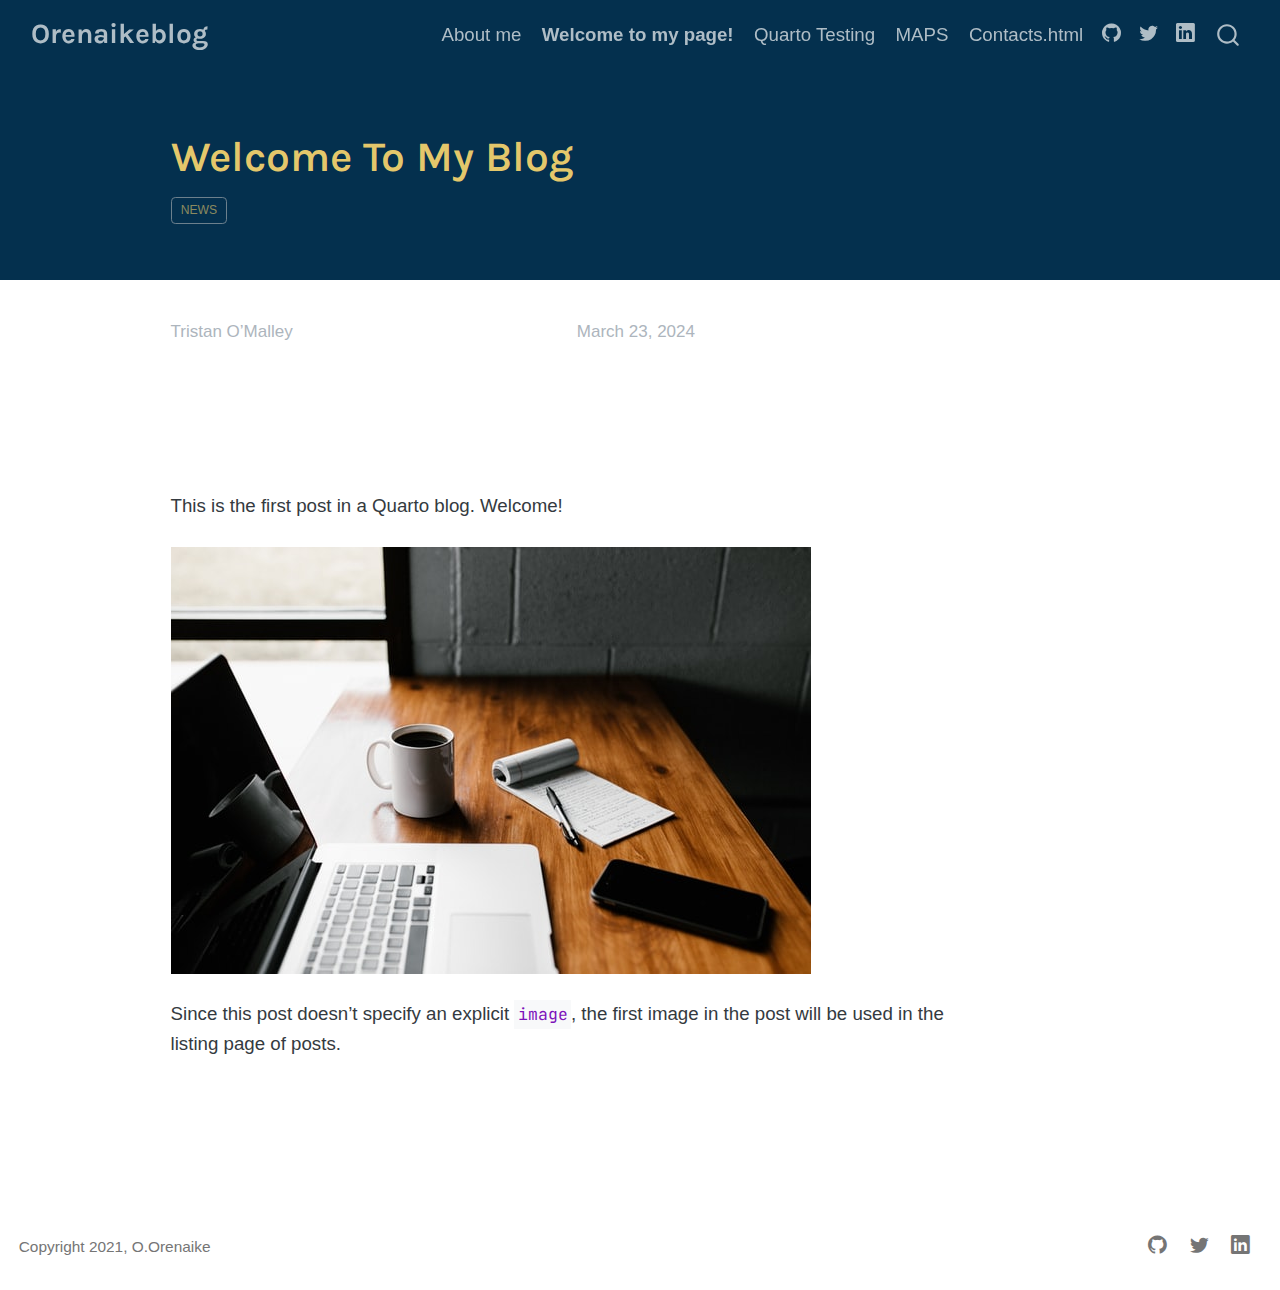
<file: docs/posts/welcome/index.html>
<!DOCTYPE html>
<html xmlns="http://www.w3.org/1999/xhtml" lang="en" xml:lang="en"><head>

<meta charset="utf-8">
<meta name="generator" content="quarto-1.4.552">

<meta name="viewport" content="width=device-width, initial-scale=1.0, user-scalable=yes">

<meta name="author" content="Tristan O’Malley">
<meta name="dcterms.date" content="2024-03-23">

<title>Orenaikeblog - Welcome To My Blog</title>
<style>
code{white-space: pre-wrap;}
span.smallcaps{font-variant: small-caps;}
div.columns{display: flex; gap: min(4vw, 1.5em);}
div.column{flex: auto; overflow-x: auto;}
div.hanging-indent{margin-left: 1.5em; text-indent: -1.5em;}
ul.task-list{list-style: none;}
ul.task-list li input[type="checkbox"] {
  width: 0.8em;
  margin: 0 0.8em 0.2em -1em; /* quarto-specific, see https://github.com/quarto-dev/quarto-cli/issues/4556 */ 
  vertical-align: middle;
}
</style>


<script src="../../site_libs/quarto-nav/quarto-nav.js"></script>
<script src="../../site_libs/quarto-nav/headroom.min.js"></script>
<script src="../../site_libs/clipboard/clipboard.min.js"></script>
<script src="../../site_libs/quarto-search/autocomplete.umd.js"></script>
<script src="../../site_libs/quarto-search/fuse.min.js"></script>
<script src="../../site_libs/quarto-search/quarto-search.js"></script>
<meta name="quarto:offset" content="../../">
<script src="../../site_libs/quarto-html/quarto.js"></script>
<script src="../../site_libs/quarto-html/popper.min.js"></script>
<script src="../../site_libs/quarto-html/tippy.umd.min.js"></script>
<script src="../../site_libs/quarto-html/anchor.min.js"></script>
<link href="../../site_libs/quarto-html/tippy.css" rel="stylesheet">
<link href="../../site_libs/quarto-html/quarto-syntax-highlighting.css" rel="stylesheet" id="quarto-text-highlighting-styles">
<script src="../../site_libs/bootstrap/bootstrap.min.js"></script>
<link href="../../site_libs/bootstrap/bootstrap-icons.css" rel="stylesheet">
<link href="../../site_libs/bootstrap/bootstrap.min.css" rel="stylesheet" id="quarto-bootstrap" data-mode="light">
<script id="quarto-search-options" type="application/json">{
  "location": "navbar",
  "copy-button": false,
  "collapse-after": 3,
  "panel-placement": "end",
  "type": "overlay",
  "limit": 50,
  "keyboard-shortcut": [
    "f",
    "/",
    "s"
  ],
  "show-item-context": false,
  "language": {
    "search-no-results-text": "No results",
    "search-matching-documents-text": "matching documents",
    "search-copy-link-title": "Copy link to search",
    "search-hide-matches-text": "Hide additional matches",
    "search-more-match-text": "more match in this document",
    "search-more-matches-text": "more matches in this document",
    "search-clear-button-title": "Clear",
    "search-text-placeholder": "",
    "search-detached-cancel-button-title": "Cancel",
    "search-submit-button-title": "Submit",
    "search-label": "Search"
  }
}</script>


</head>

<body class="nav-fixed">

<div id="quarto-search-results"></div>
  <header id="quarto-header" class="headroom fixed-top quarto-banner">
    <nav class="navbar navbar-expand-lg " data-bs-theme="dark">
      <div class="navbar-container container-fluid">
      <div class="navbar-brand-container mx-auto">
    <a class="navbar-brand" href="../../index.html">
    <span class="navbar-title">Orenaikeblog</span>
    </a>
  </div>
            <div id="quarto-search" class="" title="Search"></div>
          <button class="navbar-toggler" type="button" data-bs-toggle="collapse" data-bs-target="#navbarCollapse" aria-controls="navbarCollapse" aria-expanded="false" aria-label="Toggle navigation" onclick="if (window.quartoToggleHeadroom) { window.quartoToggleHeadroom(); }">
  <span class="navbar-toggler-icon"></span>
</button>
          <div class="collapse navbar-collapse" id="navbarCollapse">
            <ul class="navbar-nav navbar-nav-scroll ms-auto">
  <li class="nav-item">
    <a class="nav-link" href="../../about.html"> 
<span class="menu-text">About me</span></a>
  </li>  
  <li class="nav-item">
    <a class="nav-link" href="../../portfolio.html"> 
<span class="menu-text"><strong>Welcome to my page!</strong></span></a>
  </li>  
  <li class="nav-item">
    <a class="nav-link" href="../../talks.html"> 
<span class="menu-text">Quarto Testing</span></a>
  </li>  
  <li class="nav-item">
    <a class="nav-link" href="../../Maps.html"> 
<span class="menu-text">MAPS</span></a>
  </li>  
  <li class="nav-item">
    <a class="nav-link" href="../../Contacts.html"> 
<span class="menu-text">Contacts.html</span></a>
  </li>  
  <li class="nav-item compact">
    <a class="nav-link" href="https://github.com/Otomisin"> <i class="bi bi-github" role="img">
</i> 
<span class="menu-text"></span></a>
  </li>  
  <li class="nav-item compact">
    <a class="nav-link" href="https://twitter.com/orenaiket"> <i class="bi bi-twitter" role="img">
</i> 
<span class="menu-text"></span></a>
  </li>  
  <li class="nav-item compact">
    <a class="nav-link" href="https://www.linkedin.com/in/tosin-orenaike"> <i class="bi bi-linkedin" role="img">
</i> 
<span class="menu-text"></span></a>
  </li>  
</ul>
          </div> <!-- /navcollapse -->
          <div class="quarto-navbar-tools">
</div>
      </div> <!-- /container-fluid -->
    </nav>
</header>
<!-- content -->
<header id="title-block-header" class="quarto-title-block default page-columns page-full">
  <div class="quarto-title-banner page-columns page-full">
    <div class="quarto-title column-body">
      <h1 class="title">Welcome To My Blog</h1>
                                <div class="quarto-categories">
                <div class="quarto-category">news</div>
              </div>
                  </div>
  </div>
    
  
  <div class="quarto-title-meta">

      <div>
      <div class="quarto-title-meta-heading">Author</div>
      <div class="quarto-title-meta-contents">
               <p>Tristan O’Malley </p>
            </div>
    </div>
      
      <div>
      <div class="quarto-title-meta-heading">Published</div>
      <div class="quarto-title-meta-contents">
        <p class="date">March 23, 2024</p>
      </div>
    </div>
    
      
    </div>
    
  
  </header><div id="quarto-content" class="quarto-container page-columns page-rows-contents page-layout-article page-navbar">
<!-- sidebar -->
<!-- margin-sidebar -->
    <div id="quarto-margin-sidebar" class="sidebar margin-sidebar">
        
    </div>
<!-- main -->
<main class="content quarto-banner-title-block" id="quarto-document-content">





<p>This is the first post in a Quarto blog. Welcome!</p>
<p><img src="thumbnail.jpg" class="img-fluid"></p>
<p>Since this post doesn’t specify an explicit <code>image</code>, the first image in the post will be used in the listing page of posts.</p>



</main> <!-- /main -->
<script id="quarto-html-after-body" type="application/javascript">
window.document.addEventListener("DOMContentLoaded", function (event) {
  const toggleBodyColorMode = (bsSheetEl) => {
    const mode = bsSheetEl.getAttribute("data-mode");
    const bodyEl = window.document.querySelector("body");
    if (mode === "dark") {
      bodyEl.classList.add("quarto-dark");
      bodyEl.classList.remove("quarto-light");
    } else {
      bodyEl.classList.add("quarto-light");
      bodyEl.classList.remove("quarto-dark");
    }
  }
  const toggleBodyColorPrimary = () => {
    const bsSheetEl = window.document.querySelector("link#quarto-bootstrap");
    if (bsSheetEl) {
      toggleBodyColorMode(bsSheetEl);
    }
  }
  toggleBodyColorPrimary();  
  const icon = "";
  const anchorJS = new window.AnchorJS();
  anchorJS.options = {
    placement: 'right',
    icon: icon
  };
  anchorJS.add('.anchored');
  const isCodeAnnotation = (el) => {
    for (const clz of el.classList) {
      if (clz.startsWith('code-annotation-')) {                     
        return true;
      }
    }
    return false;
  }
  const clipboard = new window.ClipboardJS('.code-copy-button', {
    text: function(trigger) {
      const codeEl = trigger.previousElementSibling.cloneNode(true);
      for (const childEl of codeEl.children) {
        if (isCodeAnnotation(childEl)) {
          childEl.remove();
        }
      }
      return codeEl.innerText;
    }
  });
  clipboard.on('success', function(e) {
    // button target
    const button = e.trigger;
    // don't keep focus
    button.blur();
    // flash "checked"
    button.classList.add('code-copy-button-checked');
    var currentTitle = button.getAttribute("title");
    button.setAttribute("title", "Copied!");
    let tooltip;
    if (window.bootstrap) {
      button.setAttribute("data-bs-toggle", "tooltip");
      button.setAttribute("data-bs-placement", "left");
      button.setAttribute("data-bs-title", "Copied!");
      tooltip = new bootstrap.Tooltip(button, 
        { trigger: "manual", 
          customClass: "code-copy-button-tooltip",
          offset: [0, -8]});
      tooltip.show();    
    }
    setTimeout(function() {
      if (tooltip) {
        tooltip.hide();
        button.removeAttribute("data-bs-title");
        button.removeAttribute("data-bs-toggle");
        button.removeAttribute("data-bs-placement");
      }
      button.setAttribute("title", currentTitle);
      button.classList.remove('code-copy-button-checked');
    }, 1000);
    // clear code selection
    e.clearSelection();
  });
    var localhostRegex = new RegExp(/^(?:http|https):\/\/localhost\:?[0-9]*\//);
    var mailtoRegex = new RegExp(/^mailto:/);
      var filterRegex = new RegExp("https:\/\/oredesigns\.blog");
    var isInternal = (href) => {
        return filterRegex.test(href) || localhostRegex.test(href) || mailtoRegex.test(href);
    }
    // Inspect non-navigation links and adorn them if external
 	var links = window.document.querySelectorAll('a[href]:not(.nav-link):not(.navbar-brand):not(.toc-action):not(.sidebar-link):not(.sidebar-item-toggle):not(.pagination-link):not(.no-external):not([aria-hidden]):not(.dropdown-item):not(.quarto-navigation-tool)');
    for (var i=0; i<links.length; i++) {
      const link = links[i];
      if (!isInternal(link.href)) {
        // undo the damage that might have been done by quarto-nav.js in the case of
        // links that we want to consider external
        if (link.dataset.originalHref !== undefined) {
          link.href = link.dataset.originalHref;
        }
      }
    }
  function tippyHover(el, contentFn, onTriggerFn, onUntriggerFn) {
    const config = {
      allowHTML: true,
      maxWidth: 500,
      delay: 100,
      arrow: false,
      appendTo: function(el) {
          return el.parentElement;
      },
      interactive: true,
      interactiveBorder: 10,
      theme: 'quarto',
      placement: 'bottom-start',
    };
    if (contentFn) {
      config.content = contentFn;
    }
    if (onTriggerFn) {
      config.onTrigger = onTriggerFn;
    }
    if (onUntriggerFn) {
      config.onUntrigger = onUntriggerFn;
    }
    window.tippy(el, config); 
  }
  const noterefs = window.document.querySelectorAll('a[role="doc-noteref"]');
  for (var i=0; i<noterefs.length; i++) {
    const ref = noterefs[i];
    tippyHover(ref, function() {
      // use id or data attribute instead here
      let href = ref.getAttribute('data-footnote-href') || ref.getAttribute('href');
      try { href = new URL(href).hash; } catch {}
      const id = href.replace(/^#\/?/, "");
      const note = window.document.getElementById(id);
      if (note) {
        return note.innerHTML;
      } else {
        return "";
      }
    });
  }
  const xrefs = window.document.querySelectorAll('a.quarto-xref');
  const processXRef = (id, note) => {
    // Strip column container classes
    const stripColumnClz = (el) => {
      el.classList.remove("page-full", "page-columns");
      if (el.children) {
        for (const child of el.children) {
          stripColumnClz(child);
        }
      }
    }
    stripColumnClz(note)
    if (id === null || id.startsWith('sec-')) {
      // Special case sections, only their first couple elements
      const container = document.createElement("div");
      if (note.children && note.children.length > 2) {
        container.appendChild(note.children[0].cloneNode(true));
        for (let i = 1; i < note.children.length; i++) {
          const child = note.children[i];
          if (child.tagName === "P" && child.innerText === "") {
            continue;
          } else {
            container.appendChild(child.cloneNode(true));
            break;
          }
        }
        if (window.Quarto?.typesetMath) {
          window.Quarto.typesetMath(container);
        }
        return container.innerHTML
      } else {
        if (window.Quarto?.typesetMath) {
          window.Quarto.typesetMath(note);
        }
        return note.innerHTML;
      }
    } else {
      // Remove any anchor links if they are present
      const anchorLink = note.querySelector('a.anchorjs-link');
      if (anchorLink) {
        anchorLink.remove();
      }
      if (window.Quarto?.typesetMath) {
        window.Quarto.typesetMath(note);
      }
      // TODO in 1.5, we should make sure this works without a callout special case
      if (note.classList.contains("callout")) {
        return note.outerHTML;
      } else {
        return note.innerHTML;
      }
    }
  }
  for (var i=0; i<xrefs.length; i++) {
    const xref = xrefs[i];
    tippyHover(xref, undefined, function(instance) {
      instance.disable();
      let url = xref.getAttribute('href');
      let hash = undefined; 
      if (url.startsWith('#')) {
        hash = url;
      } else {
        try { hash = new URL(url).hash; } catch {}
      }
      if (hash) {
        const id = hash.replace(/^#\/?/, "");
        const note = window.document.getElementById(id);
        if (note !== null) {
          try {
            const html = processXRef(id, note.cloneNode(true));
            instance.setContent(html);
          } finally {
            instance.enable();
            instance.show();
          }
        } else {
          // See if we can fetch this
          fetch(url.split('#')[0])
          .then(res => res.text())
          .then(html => {
            const parser = new DOMParser();
            const htmlDoc = parser.parseFromString(html, "text/html");
            const note = htmlDoc.getElementById(id);
            if (note !== null) {
              const html = processXRef(id, note);
              instance.setContent(html);
            } 
          }).finally(() => {
            instance.enable();
            instance.show();
          });
        }
      } else {
        // See if we can fetch a full url (with no hash to target)
        // This is a special case and we should probably do some content thinning / targeting
        fetch(url)
        .then(res => res.text())
        .then(html => {
          const parser = new DOMParser();
          const htmlDoc = parser.parseFromString(html, "text/html");
          const note = htmlDoc.querySelector('main.content');
          if (note !== null) {
            // This should only happen for chapter cross references
            // (since there is no id in the URL)
            // remove the first header
            if (note.children.length > 0 && note.children[0].tagName === "HEADER") {
              note.children[0].remove();
            }
            const html = processXRef(null, note);
            instance.setContent(html);
          } 
        }).finally(() => {
          instance.enable();
          instance.show();
        });
      }
    }, function(instance) {
    });
  }
      let selectedAnnoteEl;
      const selectorForAnnotation = ( cell, annotation) => {
        let cellAttr = 'data-code-cell="' + cell + '"';
        let lineAttr = 'data-code-annotation="' +  annotation + '"';
        const selector = 'span[' + cellAttr + '][' + lineAttr + ']';
        return selector;
      }
      const selectCodeLines = (annoteEl) => {
        const doc = window.document;
        const targetCell = annoteEl.getAttribute("data-target-cell");
        const targetAnnotation = annoteEl.getAttribute("data-target-annotation");
        const annoteSpan = window.document.querySelector(selectorForAnnotation(targetCell, targetAnnotation));
        const lines = annoteSpan.getAttribute("data-code-lines").split(",");
        const lineIds = lines.map((line) => {
          return targetCell + "-" + line;
        })
        let top = null;
        let height = null;
        let parent = null;
        if (lineIds.length > 0) {
            //compute the position of the single el (top and bottom and make a div)
            const el = window.document.getElementById(lineIds[0]);
            top = el.offsetTop;
            height = el.offsetHeight;
            parent = el.parentElement.parentElement;
          if (lineIds.length > 1) {
            const lastEl = window.document.getElementById(lineIds[lineIds.length - 1]);
            const bottom = lastEl.offsetTop + lastEl.offsetHeight;
            height = bottom - top;
          }
          if (top !== null && height !== null && parent !== null) {
            // cook up a div (if necessary) and position it 
            let div = window.document.getElementById("code-annotation-line-highlight");
            if (div === null) {
              div = window.document.createElement("div");
              div.setAttribute("id", "code-annotation-line-highlight");
              div.style.position = 'absolute';
              parent.appendChild(div);
            }
            div.style.top = top - 2 + "px";
            div.style.height = height + 4 + "px";
            div.style.left = 0;
            let gutterDiv = window.document.getElementById("code-annotation-line-highlight-gutter");
            if (gutterDiv === null) {
              gutterDiv = window.document.createElement("div");
              gutterDiv.setAttribute("id", "code-annotation-line-highlight-gutter");
              gutterDiv.style.position = 'absolute';
              const codeCell = window.document.getElementById(targetCell);
              const gutter = codeCell.querySelector('.code-annotation-gutter');
              gutter.appendChild(gutterDiv);
            }
            gutterDiv.style.top = top - 2 + "px";
            gutterDiv.style.height = height + 4 + "px";
          }
          selectedAnnoteEl = annoteEl;
        }
      };
      const unselectCodeLines = () => {
        const elementsIds = ["code-annotation-line-highlight", "code-annotation-line-highlight-gutter"];
        elementsIds.forEach((elId) => {
          const div = window.document.getElementById(elId);
          if (div) {
            div.remove();
          }
        });
        selectedAnnoteEl = undefined;
      };
        // Handle positioning of the toggle
    window.addEventListener(
      "resize",
      throttle(() => {
        elRect = undefined;
        if (selectedAnnoteEl) {
          selectCodeLines(selectedAnnoteEl);
        }
      }, 10)
    );
    function throttle(fn, ms) {
    let throttle = false;
    let timer;
      return (...args) => {
        if(!throttle) { // first call gets through
            fn.apply(this, args);
            throttle = true;
        } else { // all the others get throttled
            if(timer) clearTimeout(timer); // cancel #2
            timer = setTimeout(() => {
              fn.apply(this, args);
              timer = throttle = false;
            }, ms);
        }
      };
    }
      // Attach click handler to the DT
      const annoteDls = window.document.querySelectorAll('dt[data-target-cell]');
      for (const annoteDlNode of annoteDls) {
        annoteDlNode.addEventListener('click', (event) => {
          const clickedEl = event.target;
          if (clickedEl !== selectedAnnoteEl) {
            unselectCodeLines();
            const activeEl = window.document.querySelector('dt[data-target-cell].code-annotation-active');
            if (activeEl) {
              activeEl.classList.remove('code-annotation-active');
            }
            selectCodeLines(clickedEl);
            clickedEl.classList.add('code-annotation-active');
          } else {
            // Unselect the line
            unselectCodeLines();
            clickedEl.classList.remove('code-annotation-active');
          }
        });
      }
  const findCites = (el) => {
    const parentEl = el.parentElement;
    if (parentEl) {
      const cites = parentEl.dataset.cites;
      if (cites) {
        return {
          el,
          cites: cites.split(' ')
        };
      } else {
        return findCites(el.parentElement)
      }
    } else {
      return undefined;
    }
  };
  var bibliorefs = window.document.querySelectorAll('a[role="doc-biblioref"]');
  for (var i=0; i<bibliorefs.length; i++) {
    const ref = bibliorefs[i];
    const citeInfo = findCites(ref);
    if (citeInfo) {
      tippyHover(citeInfo.el, function() {
        var popup = window.document.createElement('div');
        citeInfo.cites.forEach(function(cite) {
          var citeDiv = window.document.createElement('div');
          citeDiv.classList.add('hanging-indent');
          citeDiv.classList.add('csl-entry');
          var biblioDiv = window.document.getElementById('ref-' + cite);
          if (biblioDiv) {
            citeDiv.innerHTML = biblioDiv.innerHTML;
          }
          popup.appendChild(citeDiv);
        });
        return popup.innerHTML;
      });
    }
  }
});
</script>
</div> <!-- /content -->
<footer class="footer">
  <div class="nav-footer">
    <div class="nav-footer-left">
<p>Copyright 2021, O.Orenaike</p>
</div>   
    <div class="nav-footer-center">
      &nbsp;
    </div>
    <div class="nav-footer-right">
      <ul class="footer-items list-unstyled">
    <li class="nav-item compact">
    <a class="nav-link" href="https://github.com/Otomisin">
      <i class="bi bi-github" role="img">
</i> 
    </a>
  </li>  
    <li class="nav-item compact">
    <a class="nav-link" href="https://twitter.com/orenaiket">
      <i class="bi bi-twitter" role="img">
</i> 
    </a>
  </li>  
    <li class="nav-item compact">
    <a class="nav-link" href="https://www.linkedin.com/in/tosin-orenaike">
      <i class="bi bi-linkedin" role="img">
</i> 
    </a>
  </li>  
</ul>
    </div>
  </div>
</footer>




</body></html>
</file>
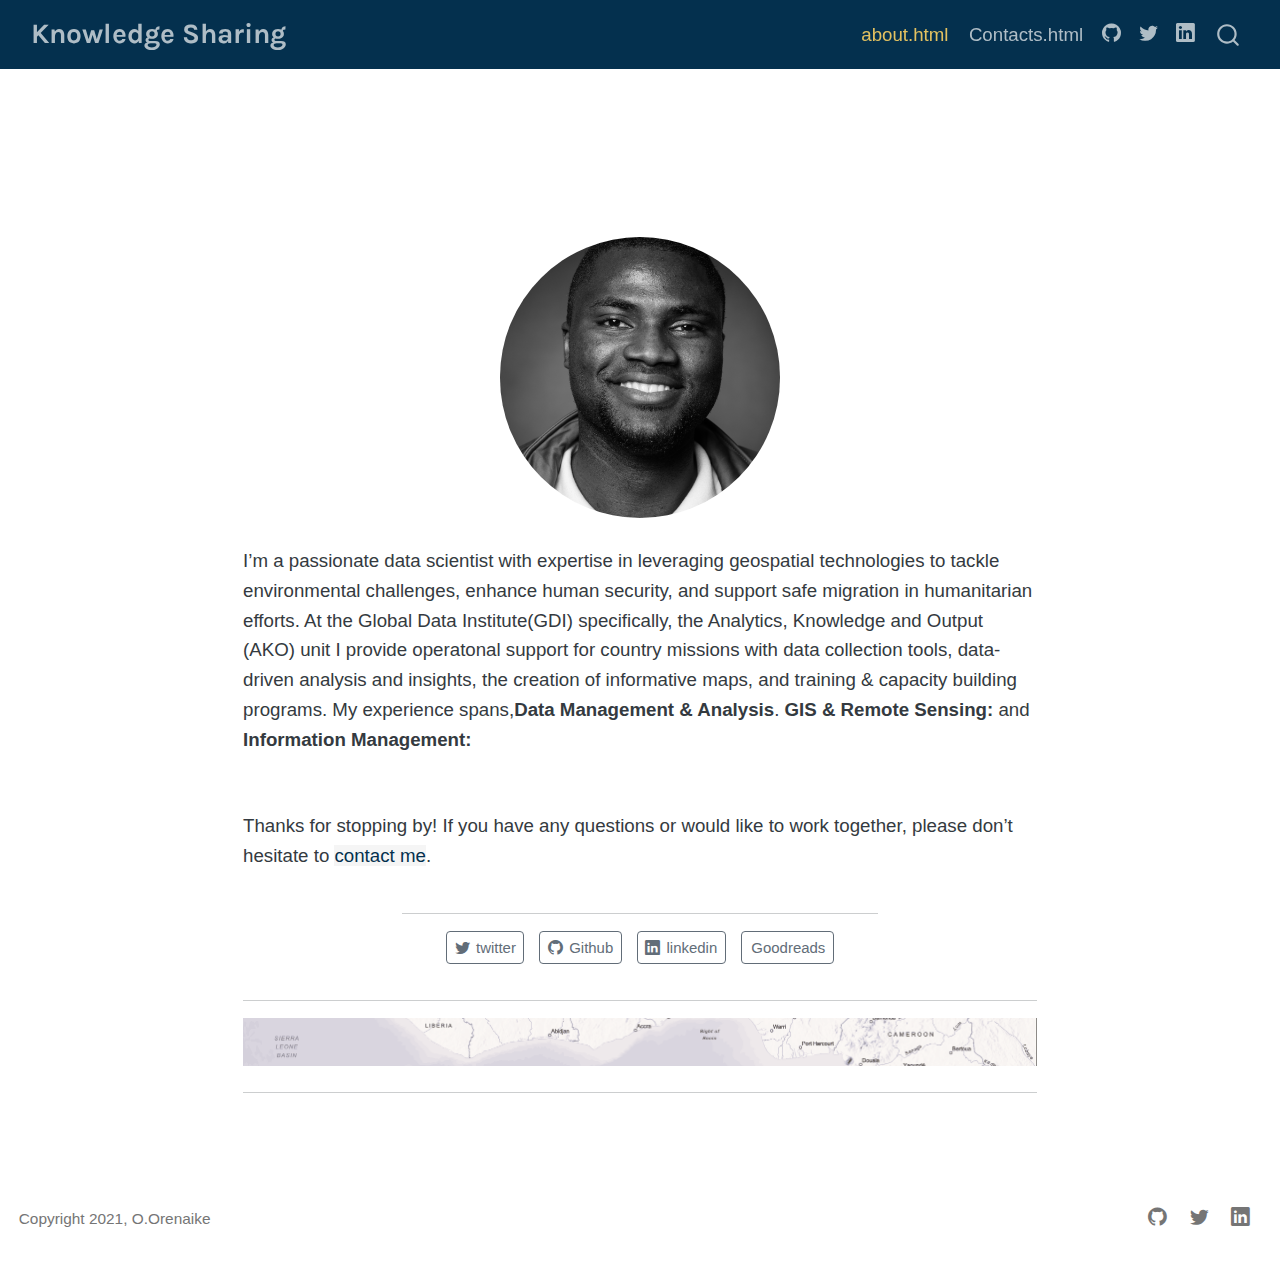
<file: docs/about.html>
<!DOCTYPE html>
<html xmlns="http://www.w3.org/1999/xhtml" lang="en" xml:lang="en"><head>

<meta charset="utf-8">
<meta name="generator" content="quarto-1.4.552">

<meta name="viewport" content="width=device-width, initial-scale=1.0, user-scalable=yes">


<title>Knowledge Sharing</title>
<style>
code{white-space: pre-wrap;}
span.smallcaps{font-variant: small-caps;}
div.columns{display: flex; gap: min(4vw, 1.5em);}
div.column{flex: auto; overflow-x: auto;}
div.hanging-indent{margin-left: 1.5em; text-indent: -1.5em;}
ul.task-list{list-style: none;}
ul.task-list li input[type="checkbox"] {
  width: 0.8em;
  margin: 0 0.8em 0.2em -1em; /* quarto-specific, see https://github.com/quarto-dev/quarto-cli/issues/4556 */ 
  vertical-align: middle;
}
</style>


<script src="site_libs/quarto-nav/quarto-nav.js"></script>
<script src="site_libs/quarto-nav/headroom.min.js"></script>
<script src="site_libs/clipboard/clipboard.min.js"></script>
<script src="site_libs/quarto-search/autocomplete.umd.js"></script>
<script src="site_libs/quarto-search/fuse.min.js"></script>
<script src="site_libs/quarto-search/quarto-search.js"></script>
<meta name="quarto:offset" content="./">
<script src="site_libs/quarto-html/quarto.js"></script>
<script src="site_libs/quarto-html/popper.min.js"></script>
<script src="site_libs/quarto-html/tippy.umd.min.js"></script>
<link href="site_libs/quarto-html/tippy.css" rel="stylesheet">
<link href="site_libs/quarto-html/quarto-syntax-highlighting.css" rel="stylesheet" id="quarto-text-highlighting-styles">
<script src="site_libs/bootstrap/bootstrap.min.js"></script>
<link href="site_libs/bootstrap/bootstrap-icons.css" rel="stylesheet">
<link href="site_libs/bootstrap/bootstrap.min.css" rel="stylesheet" id="quarto-bootstrap" data-mode="light">
<script id="quarto-search-options" type="application/json">{
  "location": "navbar",
  "copy-button": false,
  "collapse-after": 3,
  "panel-placement": "end",
  "type": "overlay",
  "limit": 50,
  "keyboard-shortcut": [
    "f",
    "/",
    "s"
  ],
  "show-item-context": false,
  "language": {
    "search-no-results-text": "No results",
    "search-matching-documents-text": "matching documents",
    "search-copy-link-title": "Copy link to search",
    "search-hide-matches-text": "Hide additional matches",
    "search-more-match-text": "more match in this document",
    "search-more-matches-text": "more matches in this document",
    "search-clear-button-title": "Clear",
    "search-text-placeholder": "",
    "search-detached-cancel-button-title": "Cancel",
    "search-submit-button-title": "Submit",
    "search-label": "Search"
  }
}</script>


</head>

<body class="nav-fixed fullcontent">

<div id="quarto-search-results"></div>
  <header id="quarto-header" class="headroom fixed-top">
    <nav class="navbar navbar-expand-lg " data-bs-theme="dark">
      <div class="navbar-container container-fluid">
      <div class="navbar-brand-container mx-auto">
    <a class="navbar-brand" href="./index.html">
    <span class="navbar-title">Knowledge Sharing</span>
    </a>
  </div>
            <div id="quarto-search" class="" title="Search"></div>
          <button class="navbar-toggler" type="button" data-bs-toggle="collapse" data-bs-target="#navbarCollapse" aria-controls="navbarCollapse" aria-expanded="false" aria-label="Toggle navigation" onclick="if (window.quartoToggleHeadroom) { window.quartoToggleHeadroom(); }">
  <span class="navbar-toggler-icon"></span>
</button>
          <div class="collapse navbar-collapse" id="navbarCollapse">
            <ul class="navbar-nav navbar-nav-scroll ms-auto">
  <li class="nav-item">
    <a class="nav-link active" href="./about.html" aria-current="page"> 
<span class="menu-text">about.html</span></a>
  </li>  
  <li class="nav-item">
    <a class="nav-link" href="./Contacts.html"> 
<span class="menu-text">Contacts.html</span></a>
  </li>  
  <li class="nav-item compact">
    <a class="nav-link" href="https://github.com/Otomisin"> <i class="bi bi-github" role="img">
</i> 
<span class="menu-text"></span></a>
  </li>  
  <li class="nav-item compact">
    <a class="nav-link" href="https://twitter.com/orenaiket"> <i class="bi bi-twitter" role="img">
</i> 
<span class="menu-text"></span></a>
  </li>  
  <li class="nav-item compact">
    <a class="nav-link" href="https://www.linkedin.com/in/tosin-orenaike"> <i class="bi bi-linkedin" role="img">
</i> 
<span class="menu-text"></span></a>
  </li>  
</ul>
          </div> <!-- /navcollapse -->
          <div class="quarto-navbar-tools">
</div>
      </div> <!-- /container-fluid -->
    </nav>
</header>
<!-- content -->
<div id="quarto-content" class="quarto-container page-columns page-rows-contents page-layout-article page-navbar">
<!-- sidebar -->
<!-- margin-sidebar -->
    
<!-- main -->
<main class="content" id="quarto-document-content">




<div class="quarto-about-jolla content">
  <img src="Oluwatosin.png" class="about-image
  round " style="height: 15em; width: 15em;">
 <div id="hero-heading">
<p>I’m a passionate data scientist with expertise in leveraging geospatial technologies to tackle environmental challenges, enhance human security, and support safe migration in humanitarian efforts. At the Global Data Institute(GDI) specifically, the Analytics, Knowledge and Output (AKO) unit I provide operatonal support for country missions with data collection tools, data-driven analysis and insights, the creation of informative maps, and training &amp; capacity building programs. My experience spans,<strong>Data Management &amp; Analysis</strong>. <strong>GIS &amp; Remote Sensing:</strong> and <strong>Information Management:</strong>&nbsp;</p>
<p><br> Thanks for stopping by! If you have any questions or would like to work together, please don’t hesitate to <a href="mailto:orenaiket@yahoo.com">contact me</a>.</p>
</div> 
  <hr class="about-sep">
   <div class="about-links">
  <a href="https://twitter.com" class="about-link" rel="" target="">
    <i class="bi bi-twitter"></i>
     <span class="about-link-text">twitter</span>
  </a>
  <a href="https://github.com" class="about-link" rel="" target="">
    <i class="bi bi-github"></i>
     <span class="about-link-text">Github</span>
  </a>
  <a href="https://www.linkedin.com/in/tosin-orenaike" class="about-link" rel="" target="">
    <i class="bi bi-linkedin"></i>
     <span class="about-link-text">linkedin</span>
  </a>
  <a href="https://www.goodreads.com/user/show/60984731-orenaike-tosin" class="about-link" rel="" target="">
    <i class="bi bi-Goodreads"></i>
     <span class="about-link-text">Goodreads</span>
  </a>
</div>
</div>

<hr>
<p><img src="images/Page1.png" style="width:100.0%;height:50.0%"></p>
<hr>




</main> <!-- /main -->
<script id="quarto-html-after-body" type="application/javascript">
window.document.addEventListener("DOMContentLoaded", function (event) {
  const toggleBodyColorMode = (bsSheetEl) => {
    const mode = bsSheetEl.getAttribute("data-mode");
    const bodyEl = window.document.querySelector("body");
    if (mode === "dark") {
      bodyEl.classList.add("quarto-dark");
      bodyEl.classList.remove("quarto-light");
    } else {
      bodyEl.classList.add("quarto-light");
      bodyEl.classList.remove("quarto-dark");
    }
  }
  const toggleBodyColorPrimary = () => {
    const bsSheetEl = window.document.querySelector("link#quarto-bootstrap");
    if (bsSheetEl) {
      toggleBodyColorMode(bsSheetEl);
    }
  }
  toggleBodyColorPrimary();  
  const isCodeAnnotation = (el) => {
    for (const clz of el.classList) {
      if (clz.startsWith('code-annotation-')) {                     
        return true;
      }
    }
    return false;
  }
  const clipboard = new window.ClipboardJS('.code-copy-button', {
    text: function(trigger) {
      const codeEl = trigger.previousElementSibling.cloneNode(true);
      for (const childEl of codeEl.children) {
        if (isCodeAnnotation(childEl)) {
          childEl.remove();
        }
      }
      return codeEl.innerText;
    }
  });
  clipboard.on('success', function(e) {
    // button target
    const button = e.trigger;
    // don't keep focus
    button.blur();
    // flash "checked"
    button.classList.add('code-copy-button-checked');
    var currentTitle = button.getAttribute("title");
    button.setAttribute("title", "Copied!");
    let tooltip;
    if (window.bootstrap) {
      button.setAttribute("data-bs-toggle", "tooltip");
      button.setAttribute("data-bs-placement", "left");
      button.setAttribute("data-bs-title", "Copied!");
      tooltip = new bootstrap.Tooltip(button, 
        { trigger: "manual", 
          customClass: "code-copy-button-tooltip",
          offset: [0, -8]});
      tooltip.show();    
    }
    setTimeout(function() {
      if (tooltip) {
        tooltip.hide();
        button.removeAttribute("data-bs-title");
        button.removeAttribute("data-bs-toggle");
        button.removeAttribute("data-bs-placement");
      }
      button.setAttribute("title", currentTitle);
      button.classList.remove('code-copy-button-checked');
    }, 1000);
    // clear code selection
    e.clearSelection();
  });
    var localhostRegex = new RegExp(/^(?:http|https):\/\/localhost\:?[0-9]*\//);
    var mailtoRegex = new RegExp(/^mailto:/);
      var filterRegex = new RegExp("https:\/\/oredesigns\.blog");
    var isInternal = (href) => {
        return filterRegex.test(href) || localhostRegex.test(href) || mailtoRegex.test(href);
    }
    // Inspect non-navigation links and adorn them if external
 	var links = window.document.querySelectorAll('a[href]:not(.nav-link):not(.navbar-brand):not(.toc-action):not(.sidebar-link):not(.sidebar-item-toggle):not(.pagination-link):not(.no-external):not([aria-hidden]):not(.dropdown-item):not(.quarto-navigation-tool)');
    for (var i=0; i<links.length; i++) {
      const link = links[i];
      if (!isInternal(link.href)) {
        // undo the damage that might have been done by quarto-nav.js in the case of
        // links that we want to consider external
        if (link.dataset.originalHref !== undefined) {
          link.href = link.dataset.originalHref;
        }
      }
    }
  function tippyHover(el, contentFn, onTriggerFn, onUntriggerFn) {
    const config = {
      allowHTML: true,
      maxWidth: 500,
      delay: 100,
      arrow: false,
      appendTo: function(el) {
          return el.parentElement;
      },
      interactive: true,
      interactiveBorder: 10,
      theme: 'quarto',
      placement: 'bottom-start',
    };
    if (contentFn) {
      config.content = contentFn;
    }
    if (onTriggerFn) {
      config.onTrigger = onTriggerFn;
    }
    if (onUntriggerFn) {
      config.onUntrigger = onUntriggerFn;
    }
    window.tippy(el, config); 
  }
  const noterefs = window.document.querySelectorAll('a[role="doc-noteref"]');
  for (var i=0; i<noterefs.length; i++) {
    const ref = noterefs[i];
    tippyHover(ref, function() {
      // use id or data attribute instead here
      let href = ref.getAttribute('data-footnote-href') || ref.getAttribute('href');
      try { href = new URL(href).hash; } catch {}
      const id = href.replace(/^#\/?/, "");
      const note = window.document.getElementById(id);
      if (note) {
        return note.innerHTML;
      } else {
        return "";
      }
    });
  }
  const xrefs = window.document.querySelectorAll('a.quarto-xref');
  const processXRef = (id, note) => {
    // Strip column container classes
    const stripColumnClz = (el) => {
      el.classList.remove("page-full", "page-columns");
      if (el.children) {
        for (const child of el.children) {
          stripColumnClz(child);
        }
      }
    }
    stripColumnClz(note)
    if (id === null || id.startsWith('sec-')) {
      // Special case sections, only their first couple elements
      const container = document.createElement("div");
      if (note.children && note.children.length > 2) {
        container.appendChild(note.children[0].cloneNode(true));
        for (let i = 1; i < note.children.length; i++) {
          const child = note.children[i];
          if (child.tagName === "P" && child.innerText === "") {
            continue;
          } else {
            container.appendChild(child.cloneNode(true));
            break;
          }
        }
        if (window.Quarto?.typesetMath) {
          window.Quarto.typesetMath(container);
        }
        return container.innerHTML
      } else {
        if (window.Quarto?.typesetMath) {
          window.Quarto.typesetMath(note);
        }
        return note.innerHTML;
      }
    } else {
      // Remove any anchor links if they are present
      const anchorLink = note.querySelector('a.anchorjs-link');
      if (anchorLink) {
        anchorLink.remove();
      }
      if (window.Quarto?.typesetMath) {
        window.Quarto.typesetMath(note);
      }
      // TODO in 1.5, we should make sure this works without a callout special case
      if (note.classList.contains("callout")) {
        return note.outerHTML;
      } else {
        return note.innerHTML;
      }
    }
  }
  for (var i=0; i<xrefs.length; i++) {
    const xref = xrefs[i];
    tippyHover(xref, undefined, function(instance) {
      instance.disable();
      let url = xref.getAttribute('href');
      let hash = undefined; 
      if (url.startsWith('#')) {
        hash = url;
      } else {
        try { hash = new URL(url).hash; } catch {}
      }
      if (hash) {
        const id = hash.replace(/^#\/?/, "");
        const note = window.document.getElementById(id);
        if (note !== null) {
          try {
            const html = processXRef(id, note.cloneNode(true));
            instance.setContent(html);
          } finally {
            instance.enable();
            instance.show();
          }
        } else {
          // See if we can fetch this
          fetch(url.split('#')[0])
          .then(res => res.text())
          .then(html => {
            const parser = new DOMParser();
            const htmlDoc = parser.parseFromString(html, "text/html");
            const note = htmlDoc.getElementById(id);
            if (note !== null) {
              const html = processXRef(id, note);
              instance.setContent(html);
            } 
          }).finally(() => {
            instance.enable();
            instance.show();
          });
        }
      } else {
        // See if we can fetch a full url (with no hash to target)
        // This is a special case and we should probably do some content thinning / targeting
        fetch(url)
        .then(res => res.text())
        .then(html => {
          const parser = new DOMParser();
          const htmlDoc = parser.parseFromString(html, "text/html");
          const note = htmlDoc.querySelector('main.content');
          if (note !== null) {
            // This should only happen for chapter cross references
            // (since there is no id in the URL)
            // remove the first header
            if (note.children.length > 0 && note.children[0].tagName === "HEADER") {
              note.children[0].remove();
            }
            const html = processXRef(null, note);
            instance.setContent(html);
          } 
        }).finally(() => {
          instance.enable();
          instance.show();
        });
      }
    }, function(instance) {
    });
  }
      let selectedAnnoteEl;
      const selectorForAnnotation = ( cell, annotation) => {
        let cellAttr = 'data-code-cell="' + cell + '"';
        let lineAttr = 'data-code-annotation="' +  annotation + '"';
        const selector = 'span[' + cellAttr + '][' + lineAttr + ']';
        return selector;
      }
      const selectCodeLines = (annoteEl) => {
        const doc = window.document;
        const targetCell = annoteEl.getAttribute("data-target-cell");
        const targetAnnotation = annoteEl.getAttribute("data-target-annotation");
        const annoteSpan = window.document.querySelector(selectorForAnnotation(targetCell, targetAnnotation));
        const lines = annoteSpan.getAttribute("data-code-lines").split(",");
        const lineIds = lines.map((line) => {
          return targetCell + "-" + line;
        })
        let top = null;
        let height = null;
        let parent = null;
        if (lineIds.length > 0) {
            //compute the position of the single el (top and bottom and make a div)
            const el = window.document.getElementById(lineIds[0]);
            top = el.offsetTop;
            height = el.offsetHeight;
            parent = el.parentElement.parentElement;
          if (lineIds.length > 1) {
            const lastEl = window.document.getElementById(lineIds[lineIds.length - 1]);
            const bottom = lastEl.offsetTop + lastEl.offsetHeight;
            height = bottom - top;
          }
          if (top !== null && height !== null && parent !== null) {
            // cook up a div (if necessary) and position it 
            let div = window.document.getElementById("code-annotation-line-highlight");
            if (div === null) {
              div = window.document.createElement("div");
              div.setAttribute("id", "code-annotation-line-highlight");
              div.style.position = 'absolute';
              parent.appendChild(div);
            }
            div.style.top = top - 2 + "px";
            div.style.height = height + 4 + "px";
            div.style.left = 0;
            let gutterDiv = window.document.getElementById("code-annotation-line-highlight-gutter");
            if (gutterDiv === null) {
              gutterDiv = window.document.createElement("div");
              gutterDiv.setAttribute("id", "code-annotation-line-highlight-gutter");
              gutterDiv.style.position = 'absolute';
              const codeCell = window.document.getElementById(targetCell);
              const gutter = codeCell.querySelector('.code-annotation-gutter');
              gutter.appendChild(gutterDiv);
            }
            gutterDiv.style.top = top - 2 + "px";
            gutterDiv.style.height = height + 4 + "px";
          }
          selectedAnnoteEl = annoteEl;
        }
      };
      const unselectCodeLines = () => {
        const elementsIds = ["code-annotation-line-highlight", "code-annotation-line-highlight-gutter"];
        elementsIds.forEach((elId) => {
          const div = window.document.getElementById(elId);
          if (div) {
            div.remove();
          }
        });
        selectedAnnoteEl = undefined;
      };
        // Handle positioning of the toggle
    window.addEventListener(
      "resize",
      throttle(() => {
        elRect = undefined;
        if (selectedAnnoteEl) {
          selectCodeLines(selectedAnnoteEl);
        }
      }, 10)
    );
    function throttle(fn, ms) {
    let throttle = false;
    let timer;
      return (...args) => {
        if(!throttle) { // first call gets through
            fn.apply(this, args);
            throttle = true;
        } else { // all the others get throttled
            if(timer) clearTimeout(timer); // cancel #2
            timer = setTimeout(() => {
              fn.apply(this, args);
              timer = throttle = false;
            }, ms);
        }
      };
    }
      // Attach click handler to the DT
      const annoteDls = window.document.querySelectorAll('dt[data-target-cell]');
      for (const annoteDlNode of annoteDls) {
        annoteDlNode.addEventListener('click', (event) => {
          const clickedEl = event.target;
          if (clickedEl !== selectedAnnoteEl) {
            unselectCodeLines();
            const activeEl = window.document.querySelector('dt[data-target-cell].code-annotation-active');
            if (activeEl) {
              activeEl.classList.remove('code-annotation-active');
            }
            selectCodeLines(clickedEl);
            clickedEl.classList.add('code-annotation-active');
          } else {
            // Unselect the line
            unselectCodeLines();
            clickedEl.classList.remove('code-annotation-active');
          }
        });
      }
  const findCites = (el) => {
    const parentEl = el.parentElement;
    if (parentEl) {
      const cites = parentEl.dataset.cites;
      if (cites) {
        return {
          el,
          cites: cites.split(' ')
        };
      } else {
        return findCites(el.parentElement)
      }
    } else {
      return undefined;
    }
  };
  var bibliorefs = window.document.querySelectorAll('a[role="doc-biblioref"]');
  for (var i=0; i<bibliorefs.length; i++) {
    const ref = bibliorefs[i];
    const citeInfo = findCites(ref);
    if (citeInfo) {
      tippyHover(citeInfo.el, function() {
        var popup = window.document.createElement('div');
        citeInfo.cites.forEach(function(cite) {
          var citeDiv = window.document.createElement('div');
          citeDiv.classList.add('hanging-indent');
          citeDiv.classList.add('csl-entry');
          var biblioDiv = window.document.getElementById('ref-' + cite);
          if (biblioDiv) {
            citeDiv.innerHTML = biblioDiv.innerHTML;
          }
          popup.appendChild(citeDiv);
        });
        return popup.innerHTML;
      });
    }
  }
});
</script>
</div> <!-- /content -->
<footer class="footer">
  <div class="nav-footer">
    <div class="nav-footer-left">
<p>Copyright 2021, O.Orenaike</p>
</div>   
    <div class="nav-footer-center">
      &nbsp;
    </div>
    <div class="nav-footer-right">
      <ul class="footer-items list-unstyled">
    <li class="nav-item compact">
    <a class="nav-link" href="https://github.com/Otomisin">
      <i class="bi bi-github" role="img">
</i> 
    </a>
  </li>  
    <li class="nav-item compact">
    <a class="nav-link" href="https://twitter.com/orenaiket">
      <i class="bi bi-twitter" role="img">
</i> 
    </a>
  </li>  
    <li class="nav-item compact">
    <a class="nav-link" href="https://www.linkedin.com/in/tosin-orenaike">
      <i class="bi bi-linkedin" role="img">
</i> 
    </a>
  </li>  
</ul>
    </div>
  </div>
</footer>




</body></html>
</file>
<file: docs/site_libs/quarto-html/tippy.css>
.tippy-box[data-animation=fade][data-state=hidden]{opacity:0}[data-tippy-root]{max-width:calc(100vw - 10px)}.tippy-box{position:relative;background-color:#333;color:#fff;border-radius:4px;font-size:14px;line-height:1.4;white-space:normal;outline:0;transition-property:transform,visibility,opacity}.tippy-box[data-placement^=top]>.tippy-arrow{bottom:0}.tippy-box[data-placement^=top]>.tippy-arrow:before{bottom:-7px;left:0;border-width:8px 8px 0;border-top-color:initial;transform-origin:center top}.tippy-box[data-placement^=bottom]>.tippy-arrow{top:0}.tippy-box[data-placement^=bottom]>.tippy-arrow:before{top:-7px;left:0;border-width:0 8px 8px;border-bottom-color:initial;transform-origin:center bottom}.tippy-box[data-placement^=left]>.tippy-arrow{right:0}.tippy-box[data-placement^=left]>.tippy-arrow:before{border-width:8px 0 8px 8px;border-left-color:initial;right:-7px;transform-origin:center left}.tippy-box[data-placement^=right]>.tippy-arrow{left:0}.tippy-box[data-placement^=right]>.tippy-arrow:before{left:-7px;border-width:8px 8px 8px 0;border-right-color:initial;transform-origin:center right}.tippy-box[data-inertia][data-state=visible]{transition-timing-function:cubic-bezier(.54,1.5,.38,1.11)}.tippy-arrow{width:16px;height:16px;color:#333}.tippy-arrow:before{content:"";position:absolute;border-color:transparent;border-style:solid}.tippy-content{position:relative;padding:5px 9px;z-index:1}
</file>
<file: docs/site_libs/quarto-html/quarto-syntax-highlighting.css>
/* quarto syntax highlight colors */
:root {
  --quarto-hl-ot-color: #003B4F;
  --quarto-hl-at-color: #657422;
  --quarto-hl-ss-color: #20794D;
  --quarto-hl-an-color: #5E5E5E;
  --quarto-hl-fu-color: #4758AB;
  --quarto-hl-st-color: #20794D;
  --quarto-hl-cf-color: #003B4F;
  --quarto-hl-op-color: #5E5E5E;
  --quarto-hl-er-color: #AD0000;
  --quarto-hl-bn-color: #AD0000;
  --quarto-hl-al-color: #AD0000;
  --quarto-hl-va-color: #111111;
  --quarto-hl-bu-color: inherit;
  --quarto-hl-ex-color: inherit;
  --quarto-hl-pp-color: #AD0000;
  --quarto-hl-in-color: #5E5E5E;
  --quarto-hl-vs-color: #20794D;
  --quarto-hl-wa-color: #5E5E5E;
  --quarto-hl-do-color: #5E5E5E;
  --quarto-hl-im-color: #00769E;
  --quarto-hl-ch-color: #20794D;
  --quarto-hl-dt-color: #AD0000;
  --quarto-hl-fl-color: #AD0000;
  --quarto-hl-co-color: #5E5E5E;
  --quarto-hl-cv-color: #5E5E5E;
  --quarto-hl-cn-color: #8f5902;
  --quarto-hl-sc-color: #5E5E5E;
  --quarto-hl-dv-color: #AD0000;
  --quarto-hl-kw-color: #003B4F;
}

/* other quarto variables */
:root {
  --quarto-font-monospace: SFMono-Regular, Menlo, Monaco, Consolas, "Liberation Mono", "Courier New", monospace;
}

pre > code.sourceCode > span {
  color: #003B4F;
}

code span {
  color: #003B4F;
}

code.sourceCode > span {
  color: #003B4F;
}

div.sourceCode,
div.sourceCode pre.sourceCode {
  color: #003B4F;
}

code span.ot {
  color: #003B4F;
  font-style: inherit;
}

code span.at {
  color: #657422;
  font-style: inherit;
}

code span.ss {
  color: #20794D;
  font-style: inherit;
}

code span.an {
  color: #5E5E5E;
  font-style: inherit;
}

code span.fu {
  color: #4758AB;
  font-style: inherit;
}

code span.st {
  color: #20794D;
  font-style: inherit;
}

code span.cf {
  color: #003B4F;
  font-style: inherit;
}

code span.op {
  color: #5E5E5E;
  font-style: inherit;
}

code span.er {
  color: #AD0000;
  font-style: inherit;
}

code span.bn {
  color: #AD0000;
  font-style: inherit;
}

code span.al {
  color: #AD0000;
  font-style: inherit;
}

code span.va {
  color: #111111;
  font-style: inherit;
}

code span.bu {
  font-style: inherit;
}

code span.ex {
  font-style: inherit;
}

code span.pp {
  color: #AD0000;
  font-style: inherit;
}

code span.in {
  color: #5E5E5E;
  font-style: inherit;
}

code span.vs {
  color: #20794D;
  font-style: inherit;
}

code span.wa {
  color: #5E5E5E;
  font-style: italic;
}

code span.do {
  color: #5E5E5E;
  font-style: italic;
}

code span.im {
  color: #00769E;
  font-style: inherit;
}

code span.ch {
  color: #20794D;
  font-style: inherit;
}

code span.dt {
  color: #AD0000;
  font-style: inherit;
}

code span.fl {
  color: #AD0000;
  font-style: inherit;
}

code span.co {
  color: #5E5E5E;
  font-style: inherit;
}

code span.cv {
  color: #5E5E5E;
  font-style: italic;
}

code span.cn {
  color: #8f5902;
  font-style: inherit;
}

code span.sc {
  color: #5E5E5E;
  font-style: inherit;
}

code span.dv {
  color: #AD0000;
  font-style: inherit;
}

code span.kw {
  color: #003B4F;
  font-style: inherit;
}

.prevent-inlining {
  content: "</";
}

/*# sourceMappingURL=debc5d5d77c3f9108843748ff7464032.css.map */
</file>
